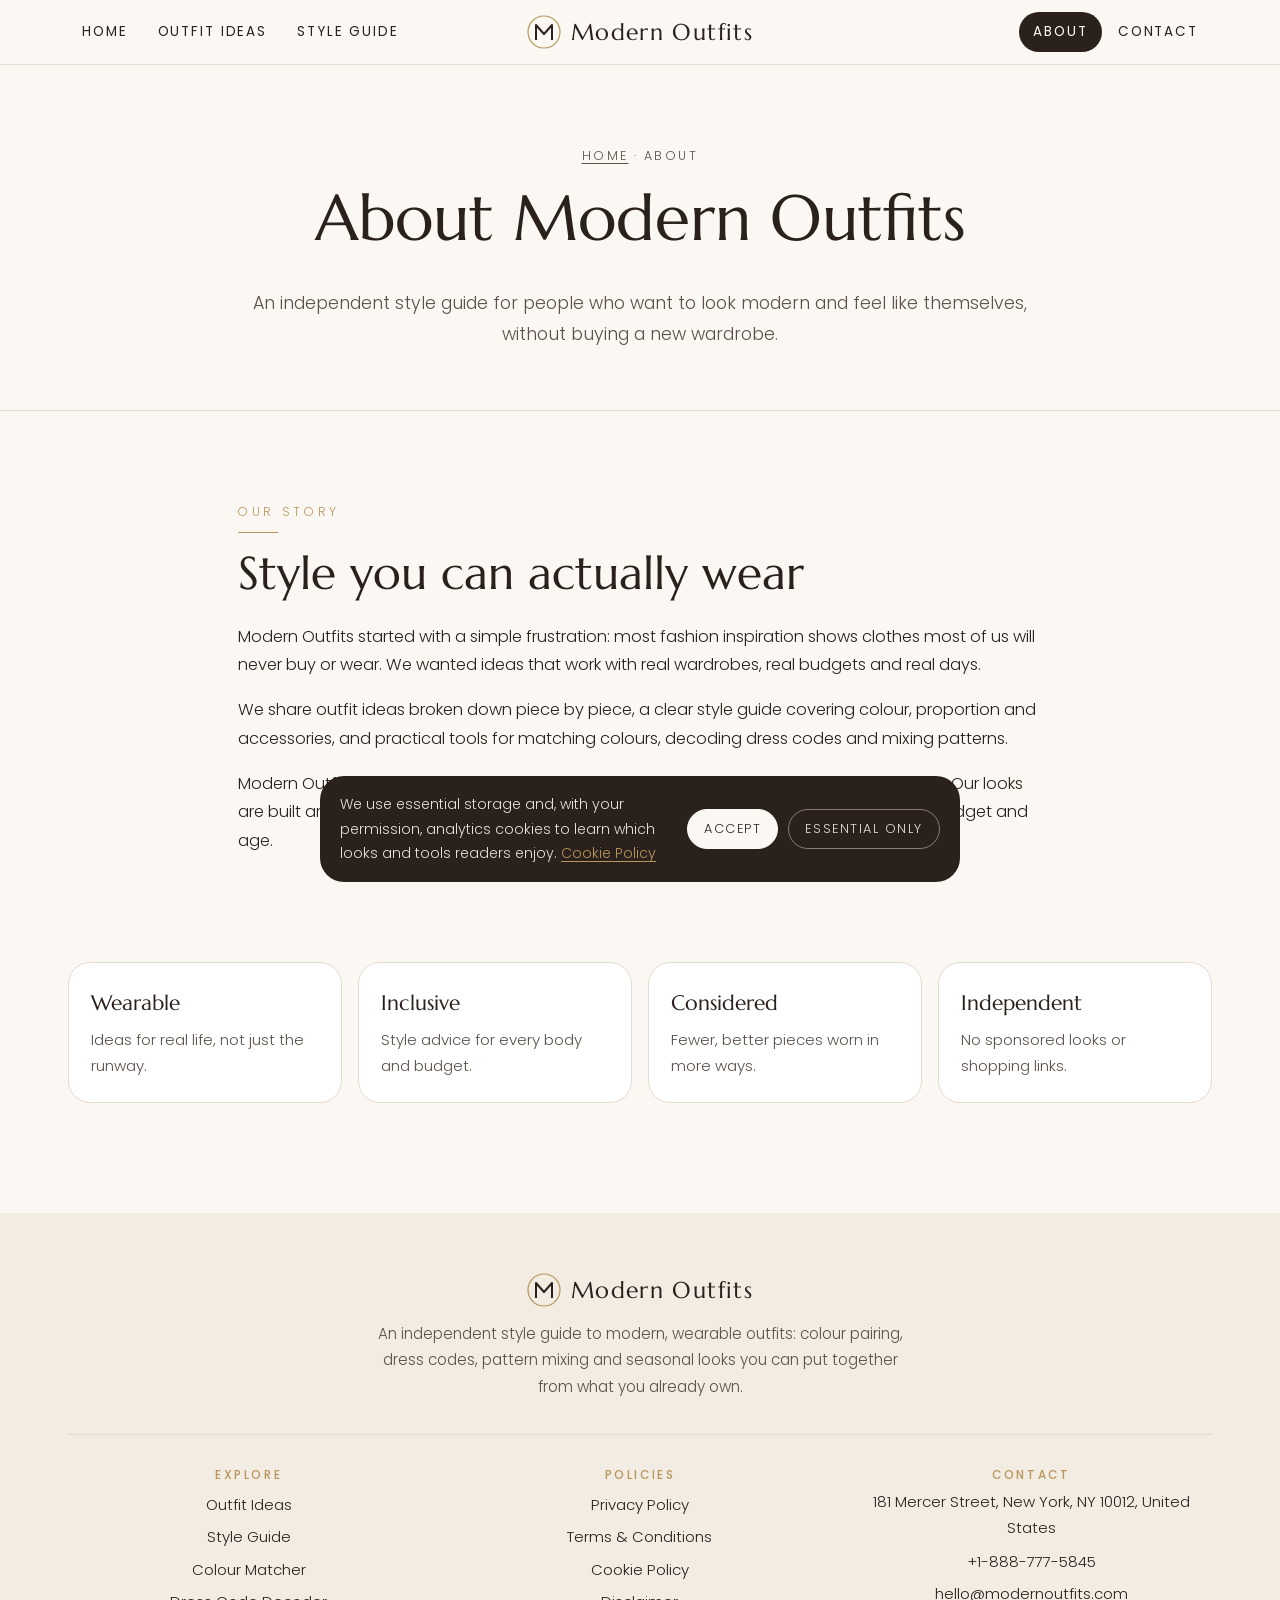
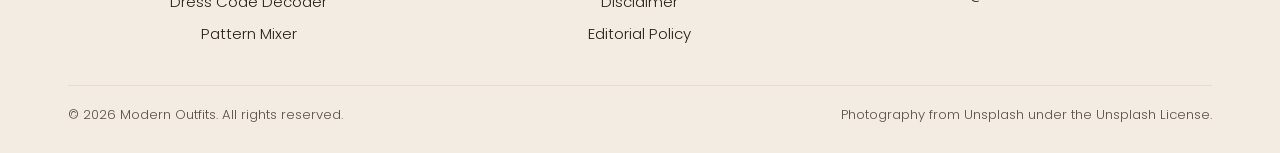
<file: about.html>
<!DOCTYPE html>
<html lang="en">
<head>
<meta charset="UTF-8">
<meta name="viewport" content="width=device-width, initial-scale=1">
<title>About Modern Outfits | Independent Everyday Style Guide</title>
<meta name="description" content="Modern Outfits is an independent style guide sharing wearable outfit ideas, colour and proportion advice and free styling tools for everyday dressing.">
<meta name="robots" content="index, follow, max-image-preview:large">
<link rel="canonical" href="https://modernoutfits.com/about.html">
<meta property="og:type" content="website"><meta property="og:site_name" content="Modern Outfits">
<meta property="og:title" content="About Modern Outfits | Independent Everyday Style Guide"><meta property="og:description" content="Modern Outfits is an independent style guide sharing wearable outfit ideas, colour and proportion advice and free styling tools for everyday dressing.">
<meta property="og:url" content="https://modernoutfits.com/about.html"><meta property="og:image" content="https://images.unsplash.com/photo-1529139574466-a303027c1d8b?auto=format&fit=crop&w=1200&q=75">
<meta name="twitter:card" content="summary_large_image"><meta name="theme-color" content="#2A211C">
<link rel="icon" href="data:image/svg+xml,%3Csvg xmlns='http://www.w3.org/2000/svg' viewBox='0 0 34 34'%3E%3Ccircle cx='17' cy='17' r='16' fill='%23FBF8F3' stroke='%23B8955A' stroke-width='1.2'/%3E%3Cpath d='M9 25V10l8 9 8-9v15' fill='none' stroke='%232A211C' stroke-width='2.4'/%3E%3C/svg%3E">
<link rel="preconnect" href="https://fonts.googleapis.com"><link rel="preconnect" href="https://fonts.gstatic.com" crossorigin><link rel="preconnect" href="https://images.unsplash.com">
<link href="https://fonts.googleapis.com/css2?family=Marcellus&family=Poppins:wght@300;400;500;600&display=swap" rel="stylesheet">
<link rel="stylesheet" href="assets/css/style.css">
<!-- Google tag (gtag.js) -->
<script async src="https://www.googletagmanager.com/gtag/js?id=G-0LY0HY7L01"></script>
<script>
  window.dataLayer = window.dataLayer || [];
  function gtag(){dataLayer.push(arguments);}
  gtag('js', new Date());
  gtag('config', 'G-0LY0HY7L01');
</script>
<script type="application/ld+json">{"@context": "https://schema.org", "@graph": [{"@type": "Organization", "name": "Modern Outfits", "url": "https://modernoutfits.com", "email": "hello@modernoutfits.com", "telephone": "+1-888-777-5845", "address": {"@type": "PostalAddress", "streetAddress": "181 Mercer Street", "addressLocality": "New York", "addressRegion": "NY", "postalCode": "10012", "addressCountry": "US"}}, {"@type": "AboutPage", "name": "About Modern Outfits", "url": "https://modernoutfits.com/about.html"}]}</script>
</head>
<body>
<a class="skip" href="#main">Skip to content</a>
<header class="hdr">
  <div class="wrap">
    <a class="logo" href="index.html" aria-label="Modern Outfits home"><svg viewBox="0 0 34 34" aria-hidden="true"><circle cx="17" cy="17" r="16" fill="none" stroke="#B8955A" stroke-width="1.2"/><path d="M9 25V10l8 9 8-9v15" fill="none" stroke="#2A211C" stroke-width="2" stroke-linejoin="round"/></svg><b>Modern Outfits</b></a>
    <nav id="nav" aria-label="Main navigation"><ul class="nav l"><li><a href="index.html">Home</a></li><li><a href="outfit-ideas.html">Outfit Ideas</a></li><li><a href="style-guide.html">Style Guide</a></li></ul><ul class="nav r"><li><a href="about.html" aria-current="page">About</a></li><li><a href="contact.html">Contact</a></li></ul></nav>
    <button class="burger" aria-label="Open menu" aria-expanded="false" aria-controls="nav"><span></span><span></span><span></span></button>
  </div>
</header>
<main id="main">
<section class="phd"><div class="wrap"><p class="crumbs"><a href="index.html">Home</a> &middot; About</p><h1>About Modern Outfits</h1><p class="lead">An independent style guide for people who want to look modern and feel like themselves, without buying a new wardrobe.</p></div></section>
<section><div class="wrap" style="max-width:860px"><span class="eyebrow">Our story</span><h2>Style you can actually wear</h2>
<p>Modern Outfits started with a simple frustration: most fashion inspiration shows clothes most of us will never buy or wear. We wanted ideas that work with real wardrobes, real budgets and real days.</p>
<p>We share outfit ideas broken down piece by piece, a clear style guide covering colour, proportion and accessories, and practical tools for matching colours, decoding dress codes and mixing patterns.</p>
<p>Modern Outfits is independent. We don&#8217;t sell clothing and we aren&#8217;t paid to feature brands. Our looks are built around versatile pieces you may already own, and our advice is for every body, budget and age.</p></div></section>
<section style="padding-top:0"><div class="wrap"><div class="vals"><div><b>Wearable</b><p>Ideas for real life, not just the runway.</p></div><div><b>Inclusive</b><p>Style advice for every body and budget.</p></div><div><b>Considered</b><p>Fewer, better pieces worn in more ways.</p></div><div><b>Independent</b><p>No sponsored looks or shopping links.</p></div></div></div></section></main>
<footer class="ftr">
  <div class="wrap">
    <div class="top"><a class="logo" href="index.html"><svg viewBox="0 0 34 34" aria-hidden="true"><circle cx="17" cy="17" r="16" fill="none" stroke="#B8955A" stroke-width="1.2"/><path d="M9 25V10l8 9 8-9v15" fill="none" stroke="#2A211C" stroke-width="2" stroke-linejoin="round"/></svg><b>Modern Outfits</b></a><p>An independent style guide to modern, wearable outfits: colour pairing, dress codes, pattern mixing and seasonal looks you can put together from what you already own.</p></div>
    <div class="ftr-grid">
      <div><h4>Explore</h4><a href="outfit-ideas.html">Outfit Ideas</a><a href="style-guide.html">Style Guide</a><a href="index.html#colour">Colour Matcher</a><a href="index.html#dresscode">Dress Code Decoder</a><a href="index.html#pattern">Pattern Mixer</a></div>
      <div><h4>Policies</h4><a href="privacy-policy.html">Privacy Policy</a><a href="terms-and-conditions.html">Terms &amp; Conditions</a><a href="cookie-policy.html">Cookie Policy</a><a href="disclaimer.html">Disclaimer</a><a href="editorial-policy.html">Editorial Policy</a></div>
      <div><h4>Contact</h4><p>181 Mercer Street, New York, NY 10012, United States</p><a href="tel:+18887775845">+1-888-777-5845</a><a href="mailto:hello@modernoutfits.com">hello@modernoutfits.com</a></div>
    </div>
    <div class="ftr-base"><span>&copy; <span id="year">2026</span> Modern Outfits. All rights reserved.</span><span>Photography from Unsplash under the Unsplash License.</span></div>
  </div>
</footer>
<div class="cookie" id="cookie" role="dialog" aria-label="Cookie notice"><p>We use essential storage and, with your permission, analytics cookies to learn which looks and tools readers enjoy. <a href="cookie-policy.html">Cookie Policy</a></p><button class="y" data-cookie="accepted">Accept</button><button data-cookie="declined">Essential only</button></div>
<script src="assets/js/main.js" defer></script>
</body>
</html>
</file>
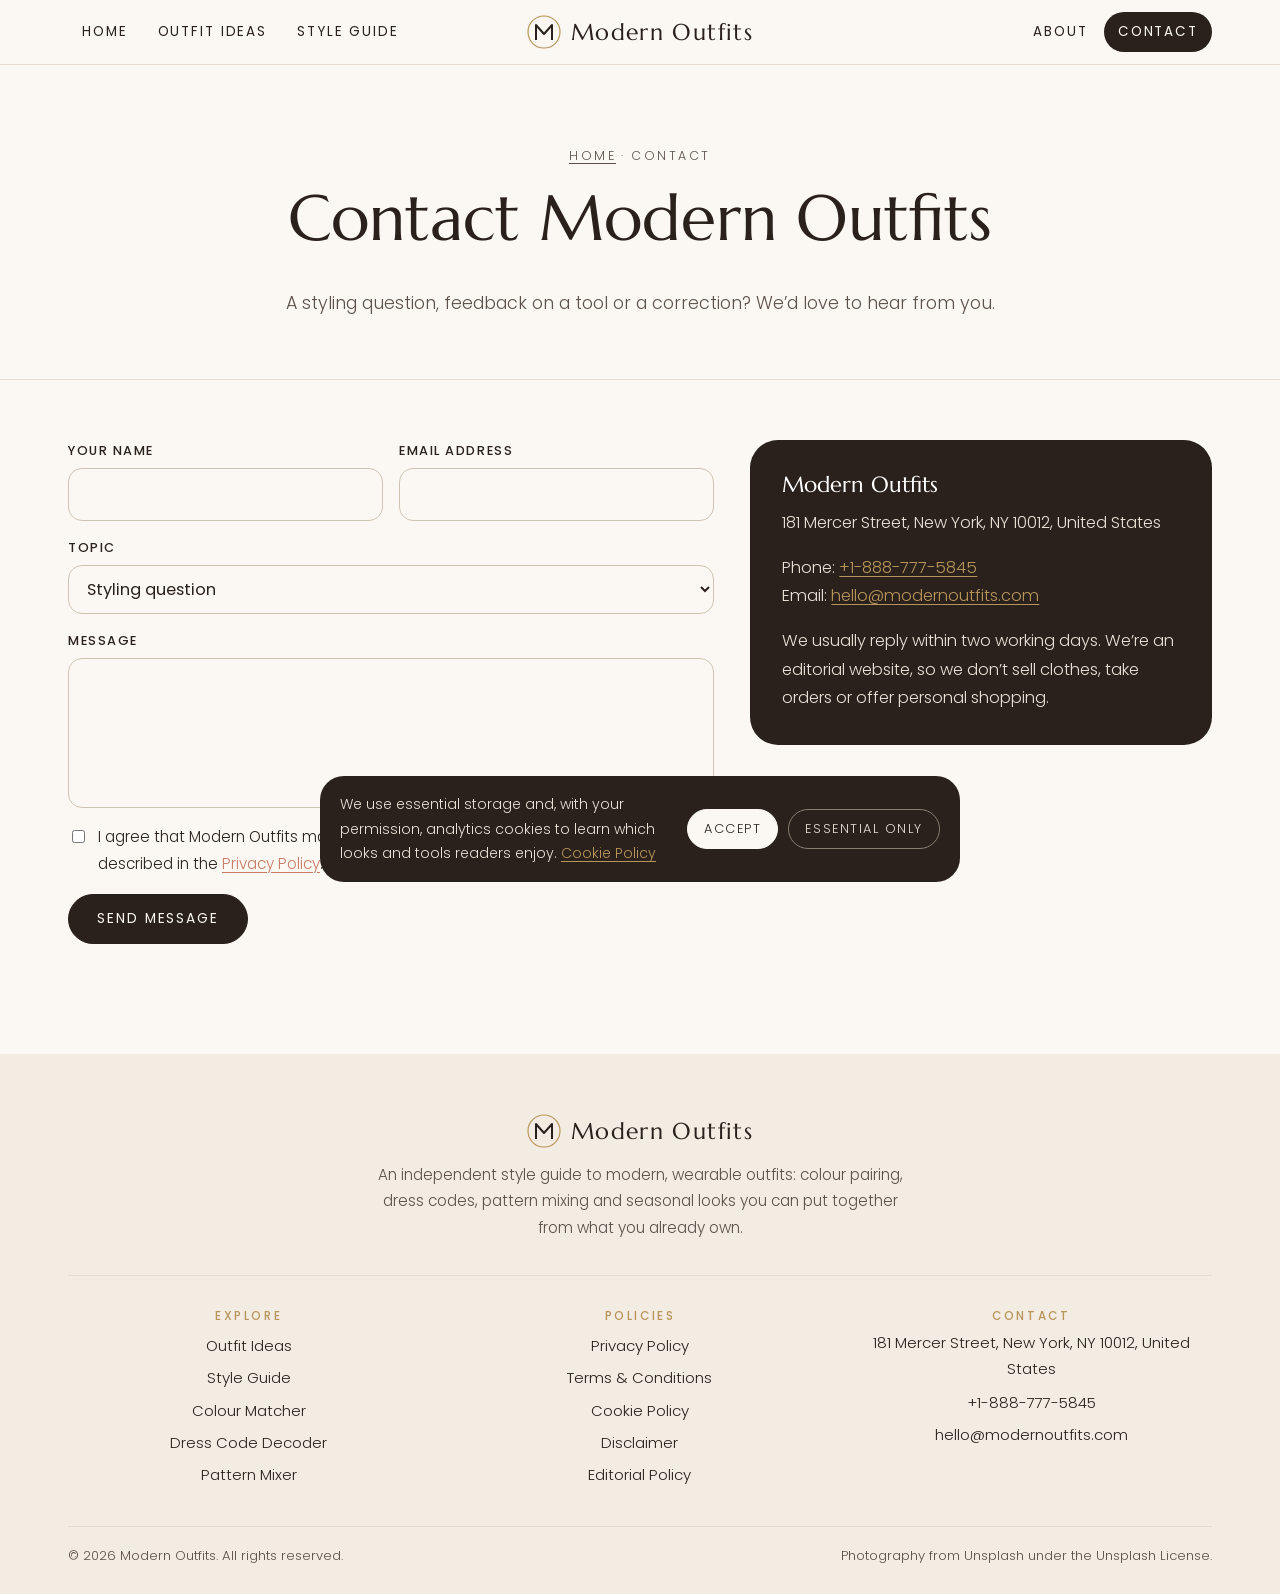
<file: contact.html>
<!DOCTYPE html>
<html lang="en">
<head>
<meta charset="UTF-8">
<meta name="viewport" content="width=device-width, initial-scale=1">
<title>Contact Modern Outfits | Styling Questions &amp; Feedback</title>
<meta name="description" content="Contact Modern Outfits with styling questions or feedback on our tools. 181 Mercer Street, New York, NY 10012. Phone +1-888-777-5845.">
<meta name="robots" content="index, follow, max-image-preview:large">
<link rel="canonical" href="https://modernoutfits.com/contact.html">
<meta property="og:type" content="website"><meta property="og:site_name" content="Modern Outfits">
<meta property="og:title" content="Contact Modern Outfits | Styling Questions &amp; Feedback"><meta property="og:description" content="Contact Modern Outfits with styling questions or feedback on our tools. 181 Mercer Street, New York, NY 10012. Phone +1-888-777-5845.">
<meta property="og:url" content="https://modernoutfits.com/contact.html"><meta property="og:image" content="https://images.unsplash.com/photo-1529139574466-a303027c1d8b?auto=format&fit=crop&w=1200&q=75">
<meta name="twitter:card" content="summary_large_image"><meta name="theme-color" content="#2A211C">
<link rel="icon" href="data:image/svg+xml,%3Csvg xmlns='http://www.w3.org/2000/svg' viewBox='0 0 34 34'%3E%3Ccircle cx='17' cy='17' r='16' fill='%23FBF8F3' stroke='%23B8955A' stroke-width='1.2'/%3E%3Cpath d='M9 25V10l8 9 8-9v15' fill='none' stroke='%232A211C' stroke-width='2.4'/%3E%3C/svg%3E">
<link rel="preconnect" href="https://fonts.googleapis.com"><link rel="preconnect" href="https://fonts.gstatic.com" crossorigin><link rel="preconnect" href="https://images.unsplash.com">
<link href="https://fonts.googleapis.com/css2?family=Marcellus&family=Poppins:wght@300;400;500;600&display=swap" rel="stylesheet">
<link rel="stylesheet" href="assets/css/style.css">
<!-- Google tag (gtag.js) -->
<script async src="https://www.googletagmanager.com/gtag/js?id=G-0LY0HY7L01"></script>
<script>
  window.dataLayer = window.dataLayer || [];
  function gtag(){dataLayer.push(arguments);}
  gtag('js', new Date());
  gtag('config', 'G-0LY0HY7L01');
</script>
<script type="application/ld+json">{"@context": "https://schema.org", "@graph": [{"@type": "Organization", "name": "Modern Outfits", "url": "https://modernoutfits.com", "email": "hello@modernoutfits.com", "telephone": "+1-888-777-5845", "address": {"@type": "PostalAddress", "streetAddress": "181 Mercer Street", "addressLocality": "New York", "addressRegion": "NY", "postalCode": "10012", "addressCountry": "US"}}, {"@type": "ContactPage", "name": "Contact Modern Outfits", "url": "https://modernoutfits.com/contact.html"}]}</script>
</head>
<body>
<a class="skip" href="#main">Skip to content</a>
<header class="hdr">
  <div class="wrap">
    <a class="logo" href="index.html" aria-label="Modern Outfits home"><svg viewBox="0 0 34 34" aria-hidden="true"><circle cx="17" cy="17" r="16" fill="none" stroke="#B8955A" stroke-width="1.2"/><path d="M9 25V10l8 9 8-9v15" fill="none" stroke="#2A211C" stroke-width="2" stroke-linejoin="round"/></svg><b>Modern Outfits</b></a>
    <nav id="nav" aria-label="Main navigation"><ul class="nav l"><li><a href="index.html">Home</a></li><li><a href="outfit-ideas.html">Outfit Ideas</a></li><li><a href="style-guide.html">Style Guide</a></li></ul><ul class="nav r"><li><a href="about.html">About</a></li><li><a href="contact.html" aria-current="page">Contact</a></li></ul></nav>
    <button class="burger" aria-label="Open menu" aria-expanded="false" aria-controls="nav"><span></span><span></span><span></span></button>
  </div>
</header>
<main id="main">
<section class="phd"><div class="wrap"><p class="crumbs"><a href="index.html">Home</a> &middot; Contact</p><h1>Contact Modern Outfits</h1><p class="lead">A styling question, feedback on a tool or a correction? We&#8217;d love to hear from you.</p></div></section>
<div class="wrap"><section class="contact">
  <div><form id="cform" data-to="hello@modernoutfits.com" novalidate>
      <div class="two"><div class="fld"><label for="name">Your name</label><input type="text" id="name" name="name" required autocomplete="name"></div>
      <div class="fld"><label for="email">Email address</label><input id="email" name="email" type="email" required autocomplete="email"></div></div>
      <div class="fld"><label for="topic">Topic</label><select id="topic" name="topic"><option>Styling question</option><option>Tool feedback</option><option>Correction</option><option>Something else</option></select></div>
      <div class="fld"><label for="message">Message</label><textarea id="message" name="message" required></textarea></div>
      <div class="hp" aria-hidden="true"><label for="website">Website</label><input type="text" id="website" name="website" tabindex="-1" autocomplete="off"></div>
      <div class="fld agree"><input id="agree" type="checkbox" required><label for="agree">I agree that Modern Outfits may use these details to reply to my message, as described in the <a href="privacy-policy.html">Privacy Policy</a>.</label></div>
      <button class="btn" type="submit">Send message</button><p class="fm" id="fm" hidden></p>
  </form></div>
  <aside class="cbox"><h3>Modern Outfits</h3><p>181 Mercer Street, New York, NY 10012, United States</p><p style="margin-top:10px">Phone: <a href="tel:+18887775845">+1-888-777-5845</a><br>Email: <a href="mailto:hello@modernoutfits.com">hello@modernoutfits.com</a></p><p style="margin:10px 0 0">We usually reply within two working days. We&#8217;re an editorial website, so we don&#8217;t sell clothes, take orders or offer personal shopping.</p></aside>
</section></div></main>
<footer class="ftr">
  <div class="wrap">
    <div class="top"><a class="logo" href="index.html"><svg viewBox="0 0 34 34" aria-hidden="true"><circle cx="17" cy="17" r="16" fill="none" stroke="#B8955A" stroke-width="1.2"/><path d="M9 25V10l8 9 8-9v15" fill="none" stroke="#2A211C" stroke-width="2" stroke-linejoin="round"/></svg><b>Modern Outfits</b></a><p>An independent style guide to modern, wearable outfits: colour pairing, dress codes, pattern mixing and seasonal looks you can put together from what you already own.</p></div>
    <div class="ftr-grid">
      <div><h4>Explore</h4><a href="outfit-ideas.html">Outfit Ideas</a><a href="style-guide.html">Style Guide</a><a href="index.html#colour">Colour Matcher</a><a href="index.html#dresscode">Dress Code Decoder</a><a href="index.html#pattern">Pattern Mixer</a></div>
      <div><h4>Policies</h4><a href="privacy-policy.html">Privacy Policy</a><a href="terms-and-conditions.html">Terms &amp; Conditions</a><a href="cookie-policy.html">Cookie Policy</a><a href="disclaimer.html">Disclaimer</a><a href="editorial-policy.html">Editorial Policy</a></div>
      <div><h4>Contact</h4><p>181 Mercer Street, New York, NY 10012, United States</p><a href="tel:+18887775845">+1-888-777-5845</a><a href="mailto:hello@modernoutfits.com">hello@modernoutfits.com</a></div>
    </div>
    <div class="ftr-base"><span>&copy; <span id="year">2026</span> Modern Outfits. All rights reserved.</span><span>Photography from Unsplash under the Unsplash License.</span></div>
  </div>
</footer>
<div class="cookie" id="cookie" role="dialog" aria-label="Cookie notice"><p>We use essential storage and, with your permission, analytics cookies to learn which looks and tools readers enjoy. <a href="cookie-policy.html">Cookie Policy</a></p><button class="y" data-cookie="accepted">Accept</button><button data-cookie="declined">Essential only</button></div>
<script src="assets/js/main.js" defer></script>
</body>
</html>
</file>
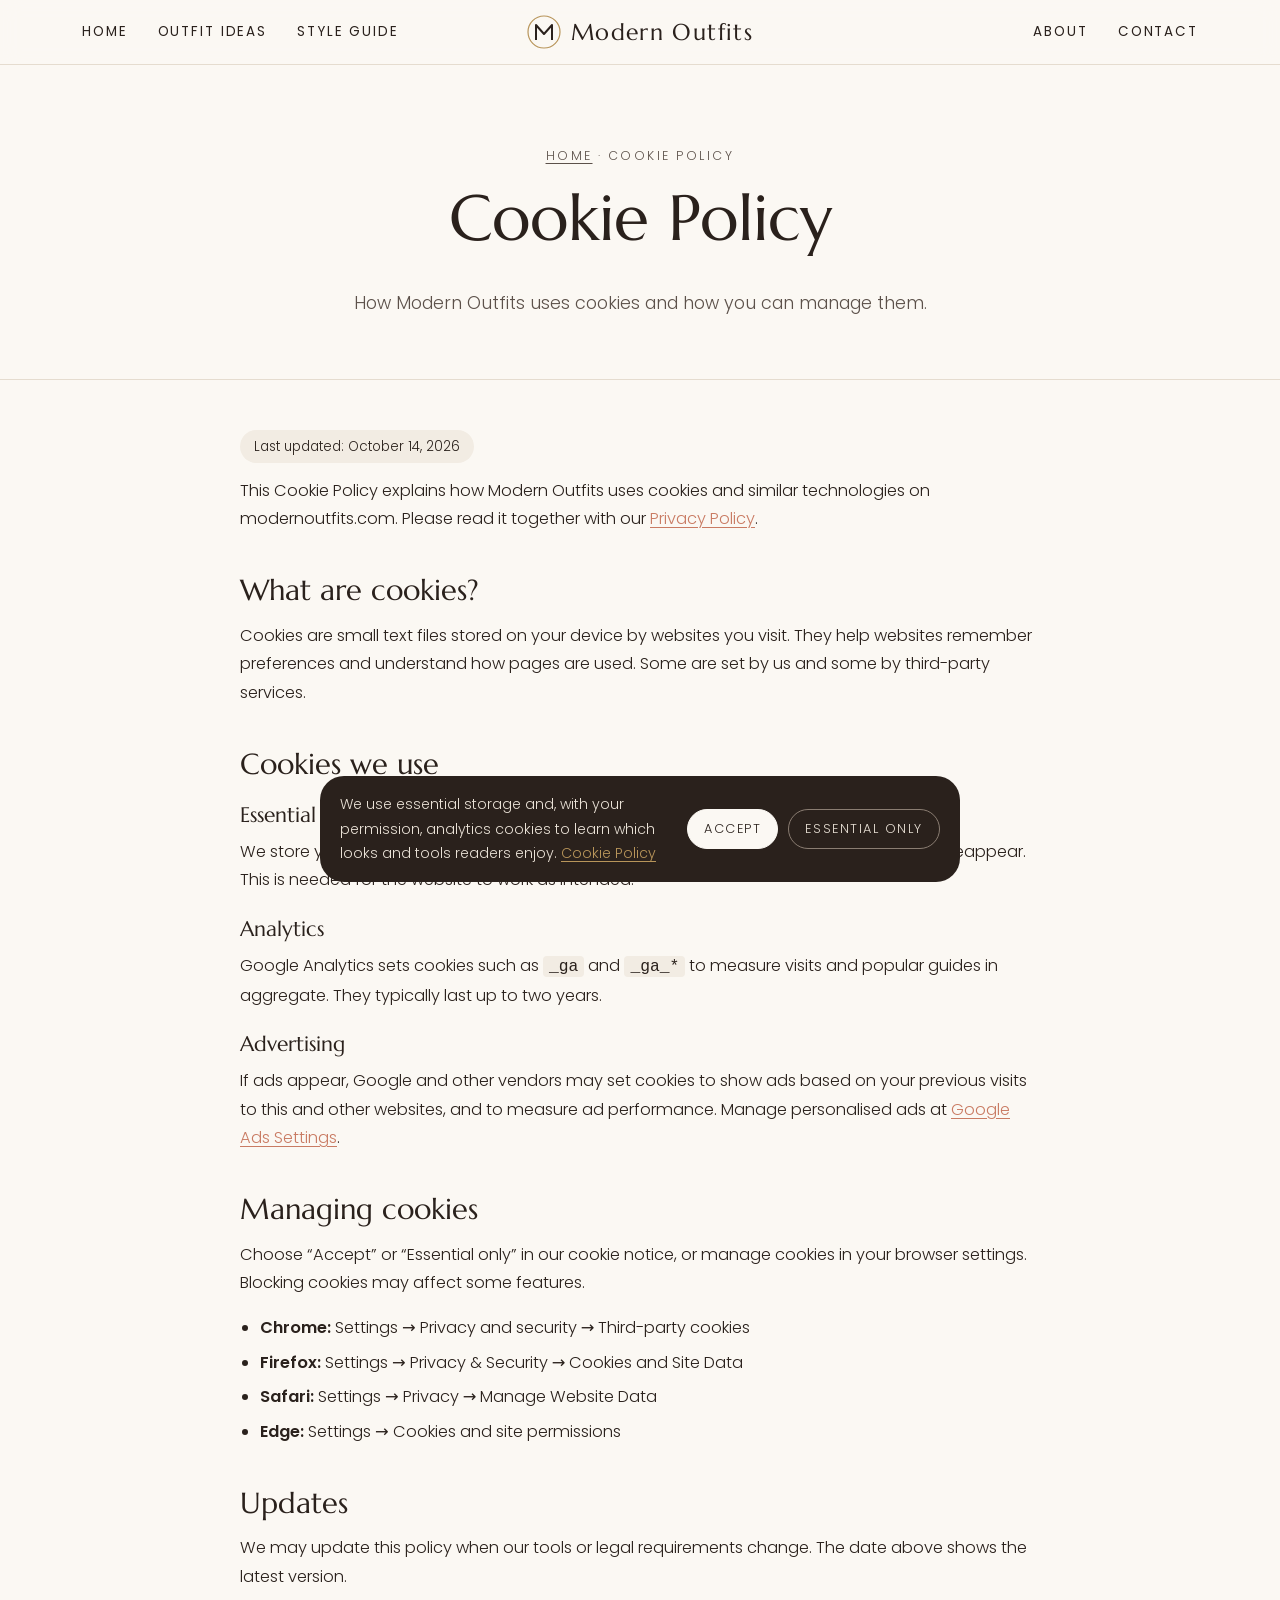
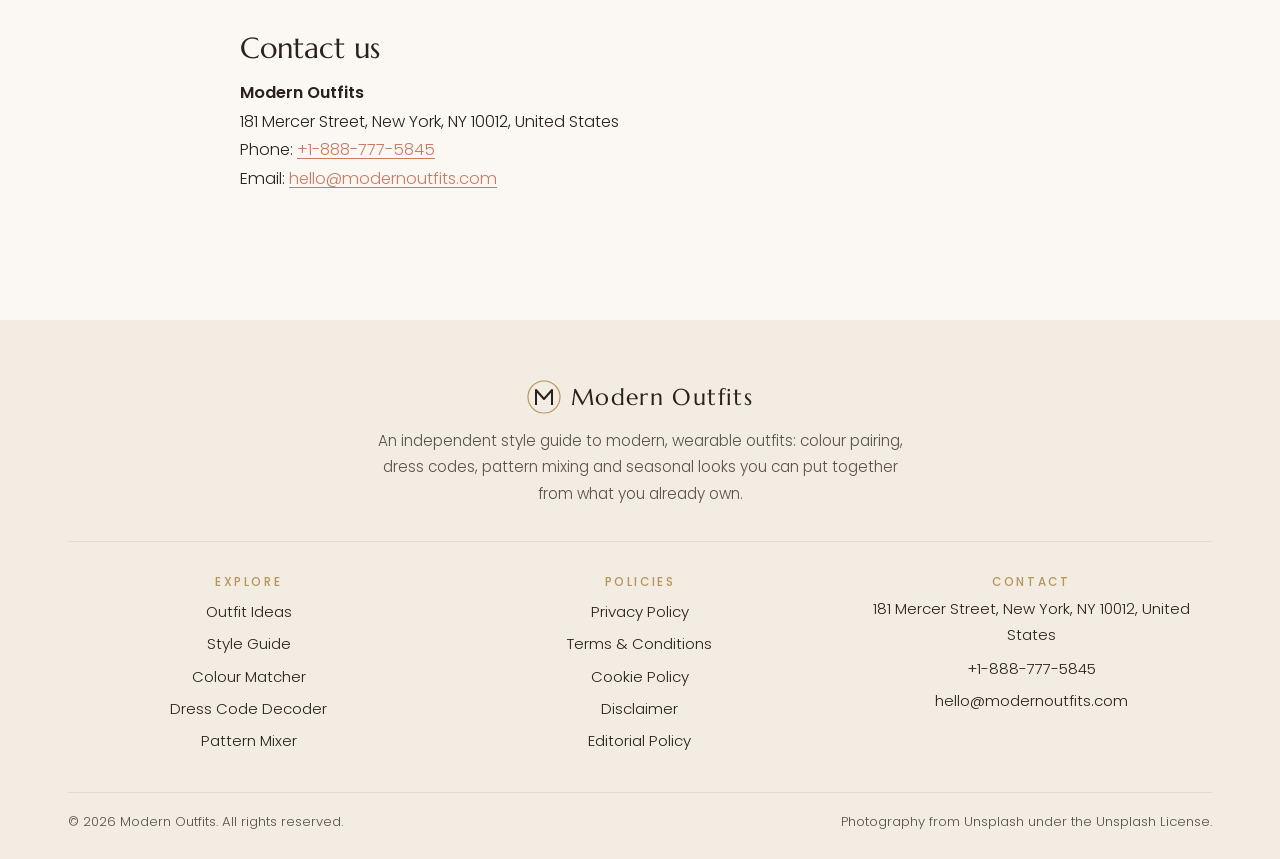
<file: cookie-policy.html>
<!DOCTYPE html>
<html lang="en">
<head>
<meta charset="UTF-8">
<meta name="viewport" content="width=device-width, initial-scale=1">
<title>Cookie Policy | Modern Outfits</title>
<meta name="description" content="Learn which essential, analytics and advertising cookies Modern Outfits uses and how to manage or block cookies in your browser.">
<meta name="robots" content="index, follow, max-image-preview:large">
<link rel="canonical" href="https://modernoutfits.com/cookie-policy.html">
<meta property="og:type" content="website"><meta property="og:site_name" content="Modern Outfits">
<meta property="og:title" content="Cookie Policy | Modern Outfits"><meta property="og:description" content="Learn which essential, analytics and advertising cookies Modern Outfits uses and how to manage or block cookies in your browser.">
<meta property="og:url" content="https://modernoutfits.com/cookie-policy.html"><meta property="og:image" content="https://images.unsplash.com/photo-1529139574466-a303027c1d8b?auto=format&fit=crop&w=1200&q=75">
<meta name="twitter:card" content="summary_large_image"><meta name="theme-color" content="#2A211C">
<link rel="icon" href="data:image/svg+xml,%3Csvg xmlns='http://www.w3.org/2000/svg' viewBox='0 0 34 34'%3E%3Ccircle cx='17' cy='17' r='16' fill='%23FBF8F3' stroke='%23B8955A' stroke-width='1.2'/%3E%3Cpath d='M9 25V10l8 9 8-9v15' fill='none' stroke='%232A211C' stroke-width='2.4'/%3E%3C/svg%3E">
<link rel="preconnect" href="https://fonts.googleapis.com"><link rel="preconnect" href="https://fonts.gstatic.com" crossorigin><link rel="preconnect" href="https://images.unsplash.com">
<link href="https://fonts.googleapis.com/css2?family=Marcellus&family=Poppins:wght@300;400;500;600&display=swap" rel="stylesheet">
<link rel="stylesheet" href="assets/css/style.css">
<!-- Google tag (gtag.js) -->
<script async src="https://www.googletagmanager.com/gtag/js?id=G-0LY0HY7L01"></script>
<script>
  window.dataLayer = window.dataLayer || [];
  function gtag(){dataLayer.push(arguments);}
  gtag('js', new Date());
  gtag('config', 'G-0LY0HY7L01');
</script>

</head>
<body>
<a class="skip" href="#main">Skip to content</a>
<header class="hdr">
  <div class="wrap">
    <a class="logo" href="index.html" aria-label="Modern Outfits home"><svg viewBox="0 0 34 34" aria-hidden="true"><circle cx="17" cy="17" r="16" fill="none" stroke="#B8955A" stroke-width="1.2"/><path d="M9 25V10l8 9 8-9v15" fill="none" stroke="#2A211C" stroke-width="2" stroke-linejoin="round"/></svg><b>Modern Outfits</b></a>
    <nav id="nav" aria-label="Main navigation"><ul class="nav l"><li><a href="index.html">Home</a></li><li><a href="outfit-ideas.html">Outfit Ideas</a></li><li><a href="style-guide.html">Style Guide</a></li></ul><ul class="nav r"><li><a href="about.html">About</a></li><li><a href="contact.html">Contact</a></li></ul></nav>
    <button class="burger" aria-label="Open menu" aria-expanded="false" aria-controls="nav"><span></span><span></span><span></span></button>
  </div>
</header>
<main id="main">
<section class="phd"><div class="wrap"><p class="crumbs"><a href="index.html">Home</a> &middot; Cookie Policy</p><h1>Cookie Policy</h1><p class="lead">How Modern Outfits uses cookies and how you can manage them.</p></div></section><div class="wrap"><article class="prose"><p class="upd">Last updated: October 14, 2026</p>
<p>This Cookie Policy explains how Modern Outfits uses cookies and similar technologies on modernoutfits.com. Please read it together with our <a href="privacy-policy.html">Privacy Policy</a>.</p>
<h2>What are cookies?</h2>
<p>Cookies are small text files stored on your device by websites you visit. They help websites remember preferences and understand how pages are used. Some are set by us and some by third-party services.</p>
<h2>Cookies we use</h2>
<h3>Essential</h3>
<p>We store your cookie-notice choice in your browser&#8217;s local storage so the notice does not reappear. This is needed for the website to work as intended.</p>
<h3>Analytics</h3>
<p>Google Analytics sets cookies such as <code>_ga</code> and <code>_ga_*</code> to measure visits and popular guides in aggregate. They typically last up to two years.</p>
<h3>Advertising</h3>
<p>If ads appear, Google and other vendors may set cookies to show ads based on your previous visits to this and other websites, and to measure ad performance. Manage personalised ads at <a href="https://www.google.com/settings/ads" target="_blank" rel="noopener">Google Ads Settings</a>.</p>
<h2>Managing cookies</h2>
<p>Choose &ldquo;Accept&rdquo; or &ldquo;Essential only&rdquo; in our cookie notice, or manage cookies in your browser settings. Blocking cookies may affect some features.</p>
<ul><li><strong>Chrome:</strong> Settings &rarr; Privacy and security &rarr; Third-party cookies</li><li><strong>Firefox:</strong> Settings &rarr; Privacy &amp; Security &rarr; Cookies and Site Data</li><li><strong>Safari:</strong> Settings &rarr; Privacy &rarr; Manage Website Data</li><li><strong>Edge:</strong> Settings &rarr; Cookies and site permissions</li></ul>
<h2>Updates</h2>
<p>We may update this policy when our tools or legal requirements change. The date above shows the latest version.</p><h2>Contact us</h2><p><strong>Modern Outfits</strong><br>181 Mercer Street, New York, NY 10012, United States<br>Phone: <a href="tel:+18887775845">+1-888-777-5845</a><br>Email: <a href="mailto:hello@modernoutfits.com">hello@modernoutfits.com</a></p></article></div></main>
<footer class="ftr">
  <div class="wrap">
    <div class="top"><a class="logo" href="index.html"><svg viewBox="0 0 34 34" aria-hidden="true"><circle cx="17" cy="17" r="16" fill="none" stroke="#B8955A" stroke-width="1.2"/><path d="M9 25V10l8 9 8-9v15" fill="none" stroke="#2A211C" stroke-width="2" stroke-linejoin="round"/></svg><b>Modern Outfits</b></a><p>An independent style guide to modern, wearable outfits: colour pairing, dress codes, pattern mixing and seasonal looks you can put together from what you already own.</p></div>
    <div class="ftr-grid">
      <div><h4>Explore</h4><a href="outfit-ideas.html">Outfit Ideas</a><a href="style-guide.html">Style Guide</a><a href="index.html#colour">Colour Matcher</a><a href="index.html#dresscode">Dress Code Decoder</a><a href="index.html#pattern">Pattern Mixer</a></div>
      <div><h4>Policies</h4><a href="privacy-policy.html">Privacy Policy</a><a href="terms-and-conditions.html">Terms &amp; Conditions</a><a href="cookie-policy.html">Cookie Policy</a><a href="disclaimer.html">Disclaimer</a><a href="editorial-policy.html">Editorial Policy</a></div>
      <div><h4>Contact</h4><p>181 Mercer Street, New York, NY 10012, United States</p><a href="tel:+18887775845">+1-888-777-5845</a><a href="mailto:hello@modernoutfits.com">hello@modernoutfits.com</a></div>
    </div>
    <div class="ftr-base"><span>&copy; <span id="year">2026</span> Modern Outfits. All rights reserved.</span><span>Photography from Unsplash under the Unsplash License.</span></div>
  </div>
</footer>
<div class="cookie" id="cookie" role="dialog" aria-label="Cookie notice"><p>We use essential storage and, with your permission, analytics cookies to learn which looks and tools readers enjoy. <a href="cookie-policy.html">Cookie Policy</a></p><button class="y" data-cookie="accepted">Accept</button><button data-cookie="declined">Essential only</button></div>
<script src="assets/js/main.js" defer></script>
</body>
</html>
</file>
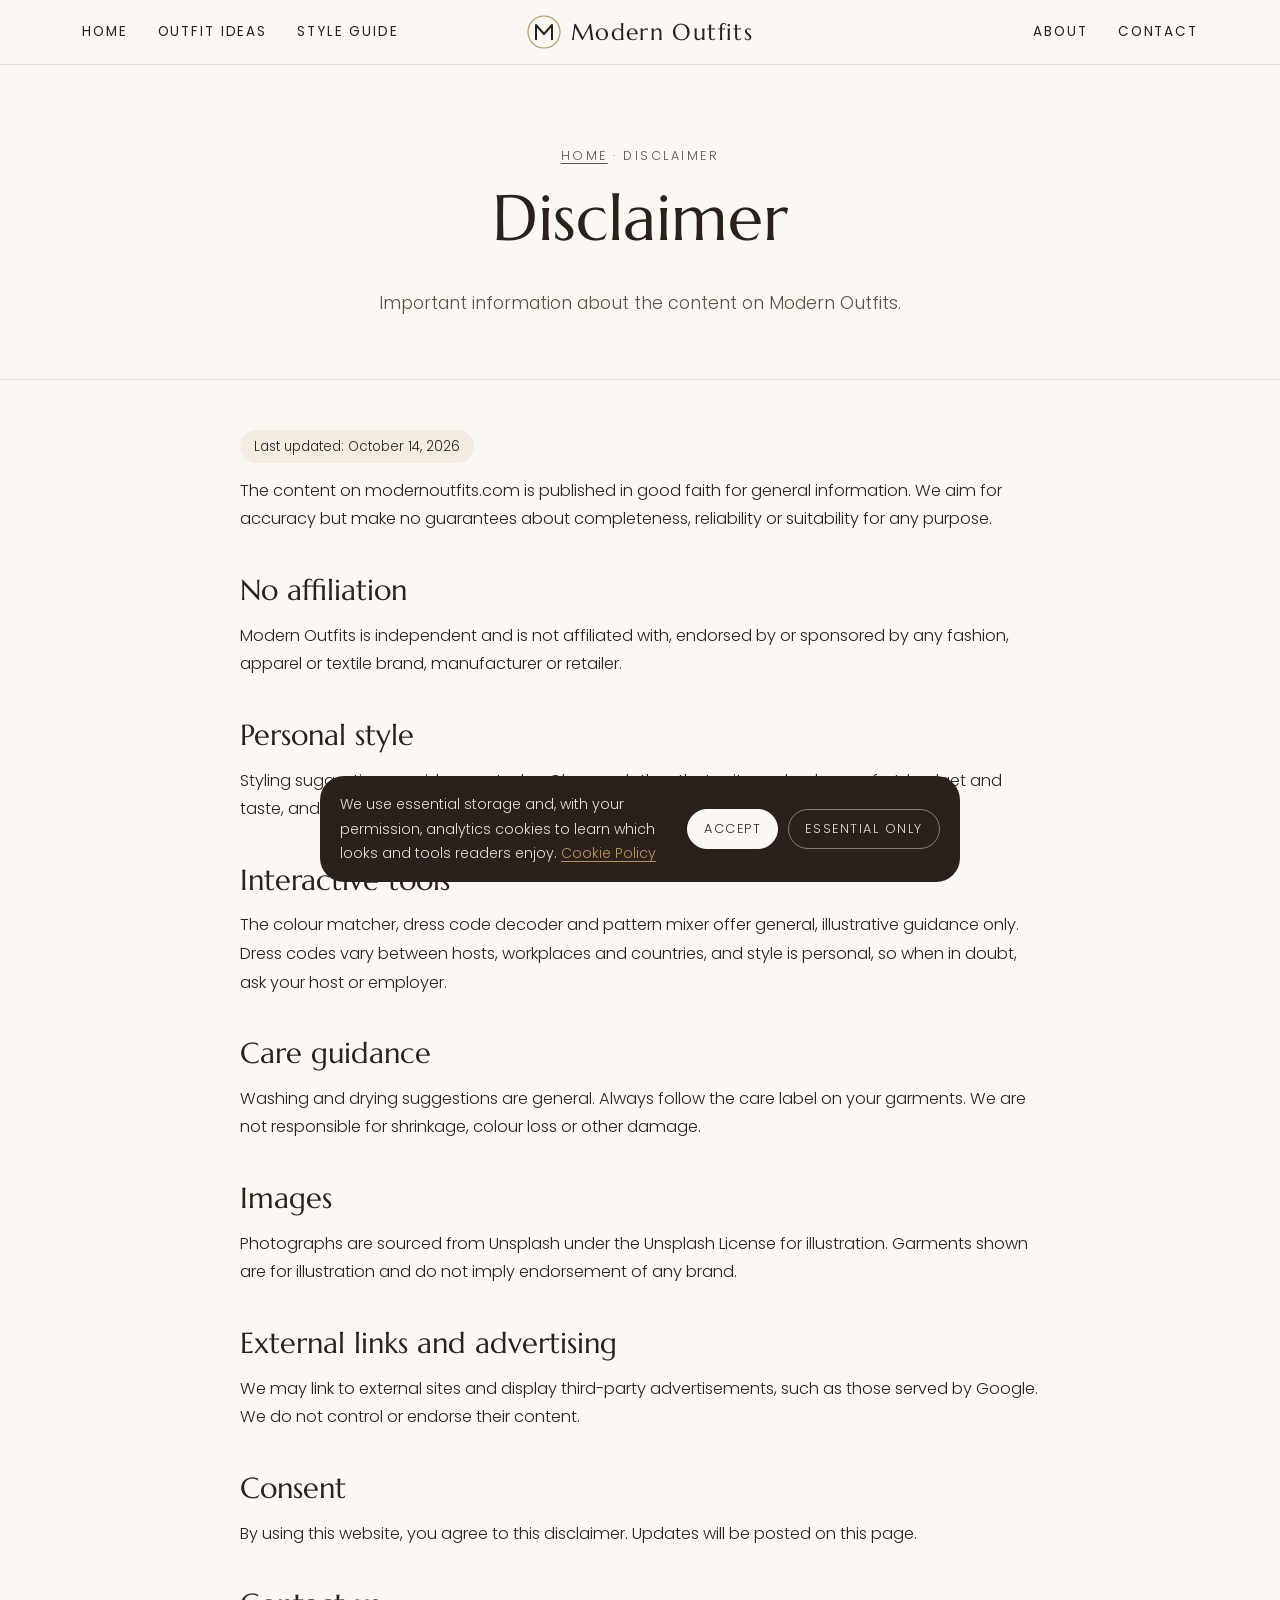
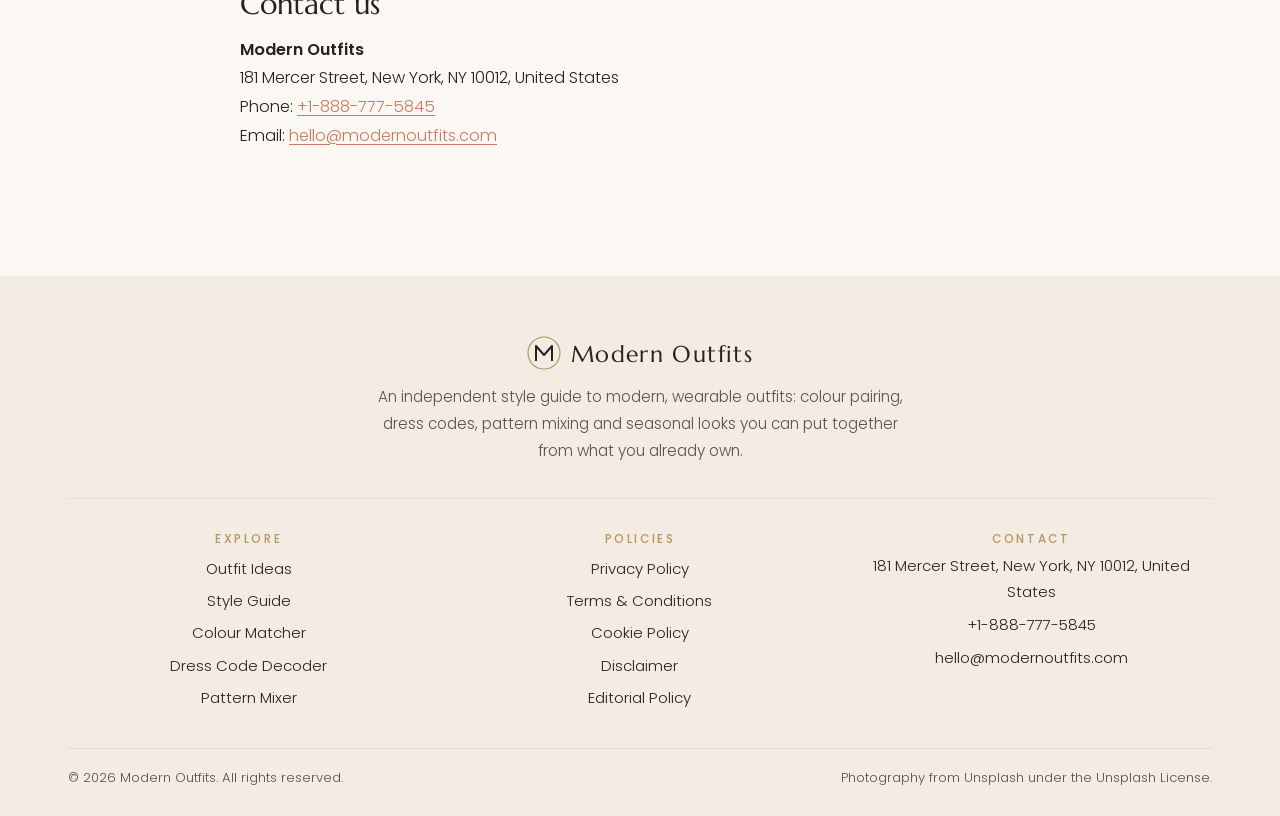
<file: disclaimer.html>
<!DOCTYPE html>
<html lang="en">
<head>
<meta charset="UTF-8">
<meta name="viewport" content="width=device-width, initial-scale=1">
<title>Disclaimer | Modern Outfits</title>
<meta name="description" content="The Modern Outfits disclaimer: general information, no affiliation, personal style, tool estimates, care guidance, images, links and advertising.">
<meta name="robots" content="index, follow, max-image-preview:large">
<link rel="canonical" href="https://modernoutfits.com/disclaimer.html">
<meta property="og:type" content="website"><meta property="og:site_name" content="Modern Outfits">
<meta property="og:title" content="Disclaimer | Modern Outfits"><meta property="og:description" content="The Modern Outfits disclaimer: general information, no affiliation, personal style, tool estimates, care guidance, images, links and advertising.">
<meta property="og:url" content="https://modernoutfits.com/disclaimer.html"><meta property="og:image" content="https://images.unsplash.com/photo-1529139574466-a303027c1d8b?auto=format&fit=crop&w=1200&q=75">
<meta name="twitter:card" content="summary_large_image"><meta name="theme-color" content="#2A211C">
<link rel="icon" href="data:image/svg+xml,%3Csvg xmlns='http://www.w3.org/2000/svg' viewBox='0 0 34 34'%3E%3Ccircle cx='17' cy='17' r='16' fill='%23FBF8F3' stroke='%23B8955A' stroke-width='1.2'/%3E%3Cpath d='M9 25V10l8 9 8-9v15' fill='none' stroke='%232A211C' stroke-width='2.4'/%3E%3C/svg%3E">
<link rel="preconnect" href="https://fonts.googleapis.com"><link rel="preconnect" href="https://fonts.gstatic.com" crossorigin><link rel="preconnect" href="https://images.unsplash.com">
<link href="https://fonts.googleapis.com/css2?family=Marcellus&family=Poppins:wght@300;400;500;600&display=swap" rel="stylesheet">
<link rel="stylesheet" href="assets/css/style.css">
<!-- Google tag (gtag.js) -->
<script async src="https://www.googletagmanager.com/gtag/js?id=G-0LY0HY7L01"></script>
<script>
  window.dataLayer = window.dataLayer || [];
  function gtag(){dataLayer.push(arguments);}
  gtag('js', new Date());
  gtag('config', 'G-0LY0HY7L01');
</script>

</head>
<body>
<a class="skip" href="#main">Skip to content</a>
<header class="hdr">
  <div class="wrap">
    <a class="logo" href="index.html" aria-label="Modern Outfits home"><svg viewBox="0 0 34 34" aria-hidden="true"><circle cx="17" cy="17" r="16" fill="none" stroke="#B8955A" stroke-width="1.2"/><path d="M9 25V10l8 9 8-9v15" fill="none" stroke="#2A211C" stroke-width="2" stroke-linejoin="round"/></svg><b>Modern Outfits</b></a>
    <nav id="nav" aria-label="Main navigation"><ul class="nav l"><li><a href="index.html">Home</a></li><li><a href="outfit-ideas.html">Outfit Ideas</a></li><li><a href="style-guide.html">Style Guide</a></li></ul><ul class="nav r"><li><a href="about.html">About</a></li><li><a href="contact.html">Contact</a></li></ul></nav>
    <button class="burger" aria-label="Open menu" aria-expanded="false" aria-controls="nav"><span></span><span></span><span></span></button>
  </div>
</header>
<main id="main">
<section class="phd"><div class="wrap"><p class="crumbs"><a href="index.html">Home</a> &middot; Disclaimer</p><h1>Disclaimer</h1><p class="lead">Important information about the content on Modern Outfits.</p></div></section><div class="wrap"><article class="prose"><p class="upd">Last updated: October 14, 2026</p>
<p>The content on modernoutfits.com is published in good faith for general information. We aim for accuracy but make no guarantees about completeness, reliability or suitability for any purpose.</p>
<h2>No affiliation</h2>
<p>Modern Outfits is independent and is not affiliated with, endorsed by or sponsored by any fashion, apparel or textile brand, manufacturer or retailer.</p>
<h2>Personal style</h2>
<p>Styling suggestions are ideas, not rules. Choose clothes that suit your body, comfort, budget and taste, and consider sensitivities to particular fibres or finishes.</p>
<h2>Interactive tools</h2>
<p>The colour matcher, dress code decoder and pattern mixer offer general, illustrative guidance only. Dress codes vary between hosts, workplaces and countries, and style is personal, so when in doubt, ask your host or employer.</p>
<h2>Care guidance</h2>
<p>Washing and drying suggestions are general. Always follow the care label on your garments. We are not responsible for shrinkage, colour loss or other damage.</p>
<h2>Images</h2>
<p>Photographs are sourced from Unsplash under the Unsplash License for illustration. Garments shown are for illustration and do not imply endorsement of any brand.</p>
<h2>External links and advertising</h2>
<p>We may link to external sites and display third-party advertisements, such as those served by Google. We do not control or endorse their content.</p>
<h2>Consent</h2>
<p>By using this website, you agree to this disclaimer. Updates will be posted on this page.</p><h2>Contact us</h2><p><strong>Modern Outfits</strong><br>181 Mercer Street, New York, NY 10012, United States<br>Phone: <a href="tel:+18887775845">+1-888-777-5845</a><br>Email: <a href="mailto:hello@modernoutfits.com">hello@modernoutfits.com</a></p></article></div></main>
<footer class="ftr">
  <div class="wrap">
    <div class="top"><a class="logo" href="index.html"><svg viewBox="0 0 34 34" aria-hidden="true"><circle cx="17" cy="17" r="16" fill="none" stroke="#B8955A" stroke-width="1.2"/><path d="M9 25V10l8 9 8-9v15" fill="none" stroke="#2A211C" stroke-width="2" stroke-linejoin="round"/></svg><b>Modern Outfits</b></a><p>An independent style guide to modern, wearable outfits: colour pairing, dress codes, pattern mixing and seasonal looks you can put together from what you already own.</p></div>
    <div class="ftr-grid">
      <div><h4>Explore</h4><a href="outfit-ideas.html">Outfit Ideas</a><a href="style-guide.html">Style Guide</a><a href="index.html#colour">Colour Matcher</a><a href="index.html#dresscode">Dress Code Decoder</a><a href="index.html#pattern">Pattern Mixer</a></div>
      <div><h4>Policies</h4><a href="privacy-policy.html">Privacy Policy</a><a href="terms-and-conditions.html">Terms &amp; Conditions</a><a href="cookie-policy.html">Cookie Policy</a><a href="disclaimer.html">Disclaimer</a><a href="editorial-policy.html">Editorial Policy</a></div>
      <div><h4>Contact</h4><p>181 Mercer Street, New York, NY 10012, United States</p><a href="tel:+18887775845">+1-888-777-5845</a><a href="mailto:hello@modernoutfits.com">hello@modernoutfits.com</a></div>
    </div>
    <div class="ftr-base"><span>&copy; <span id="year">2026</span> Modern Outfits. All rights reserved.</span><span>Photography from Unsplash under the Unsplash License.</span></div>
  </div>
</footer>
<div class="cookie" id="cookie" role="dialog" aria-label="Cookie notice"><p>We use essential storage and, with your permission, analytics cookies to learn which looks and tools readers enjoy. <a href="cookie-policy.html">Cookie Policy</a></p><button class="y" data-cookie="accepted">Accept</button><button data-cookie="declined">Essential only</button></div>
<script src="assets/js/main.js" defer></script>
</body>
</html>
</file>
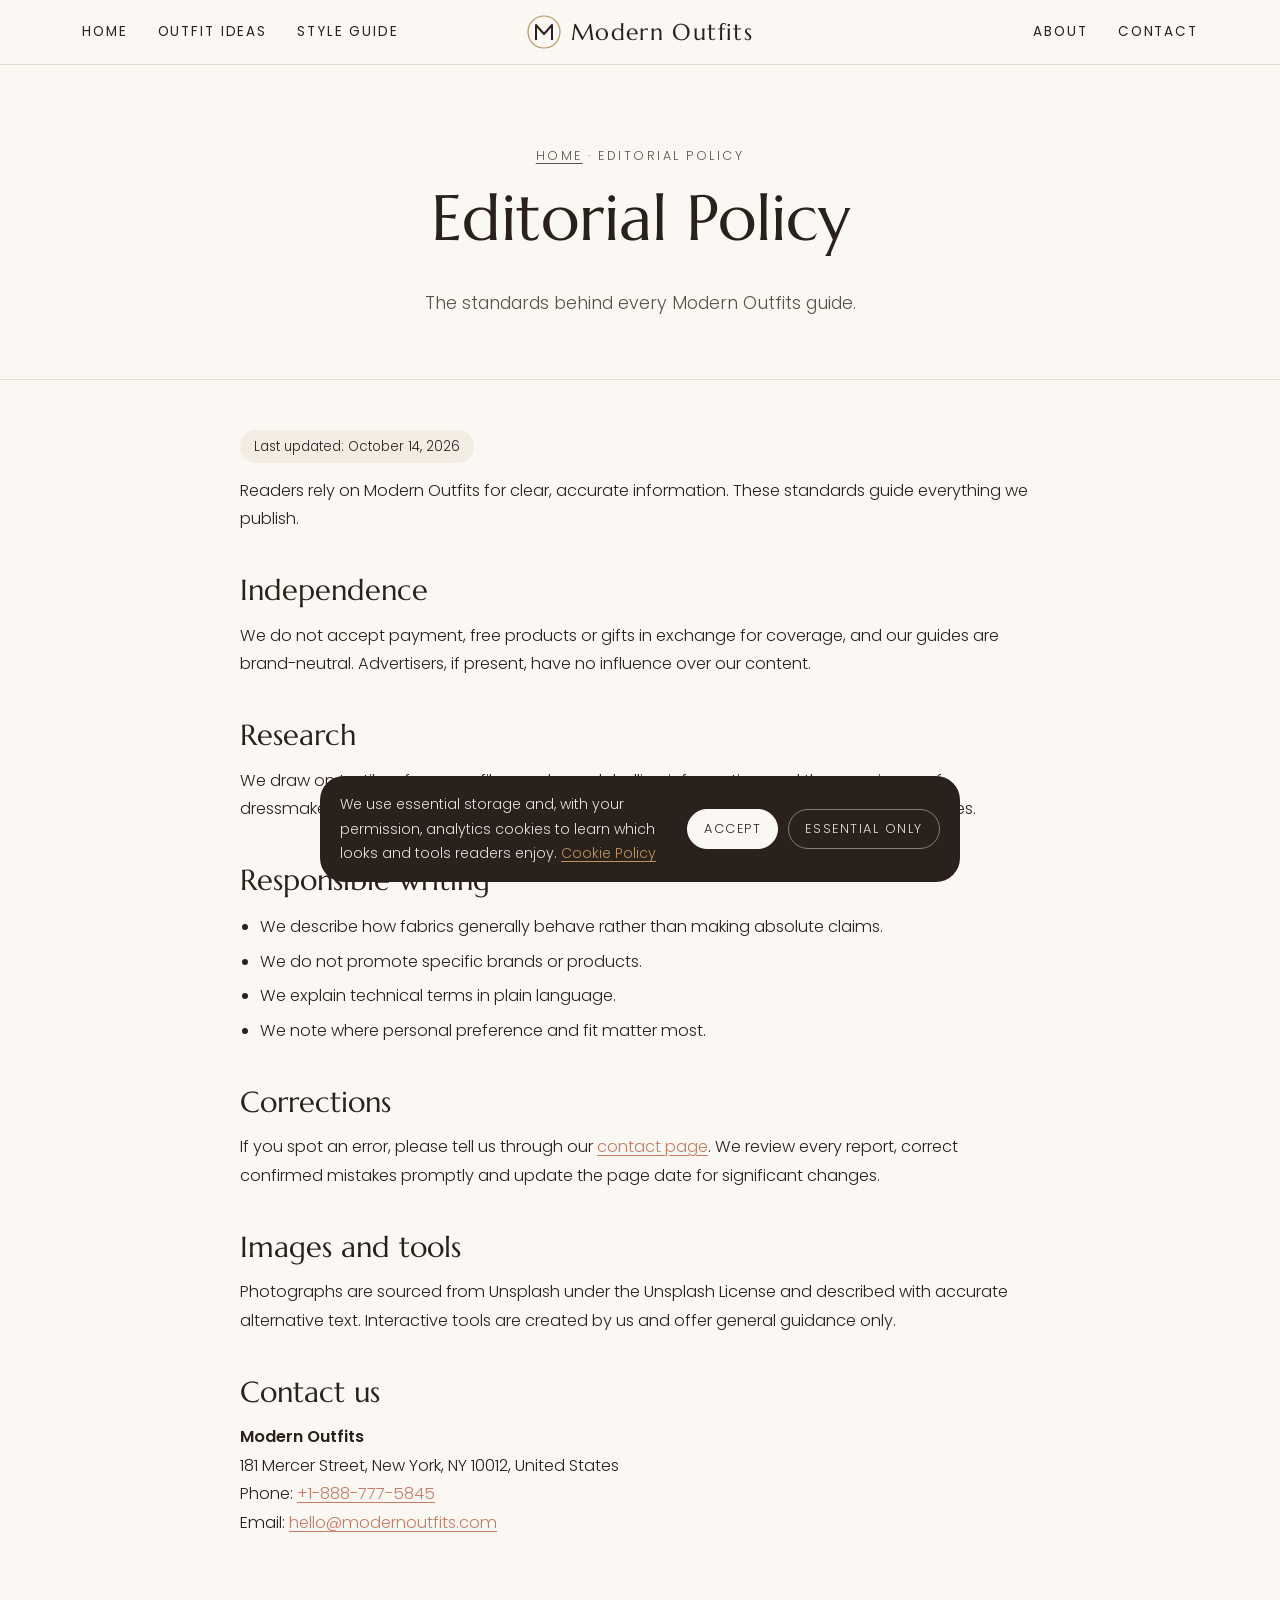
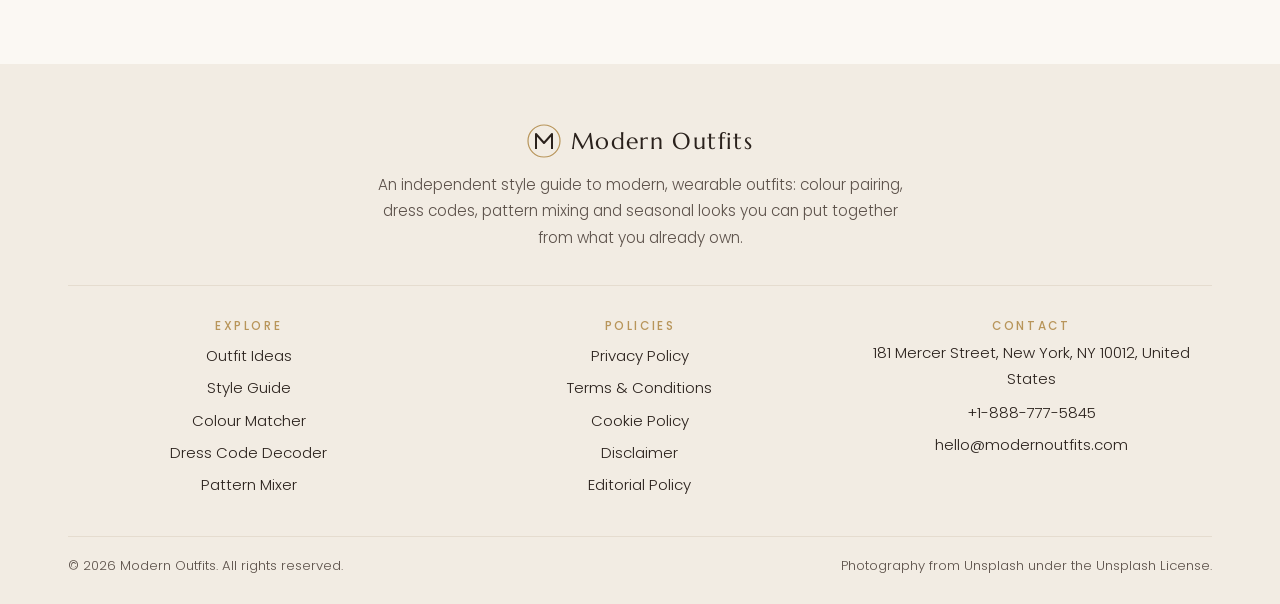
<file: editorial-policy.html>
<!DOCTYPE html>
<html lang="en">
<head>
<meta charset="UTF-8">
<meta name="viewport" content="width=device-width, initial-scale=1">
<title>Editorial Policy | Modern Outfits</title>
<meta name="description" content="How Modern Outfits researches fabrics, textile history and style, stays independent and brand-neutral and corrects errors.">
<meta name="robots" content="index, follow, max-image-preview:large">
<link rel="canonical" href="https://modernoutfits.com/editorial-policy.html">
<meta property="og:type" content="website"><meta property="og:site_name" content="Modern Outfits">
<meta property="og:title" content="Editorial Policy | Modern Outfits"><meta property="og:description" content="How Modern Outfits researches fabrics, textile history and style, stays independent and brand-neutral and corrects errors.">
<meta property="og:url" content="https://modernoutfits.com/editorial-policy.html"><meta property="og:image" content="https://images.unsplash.com/photo-1529139574466-a303027c1d8b?auto=format&fit=crop&w=1200&q=75">
<meta name="twitter:card" content="summary_large_image"><meta name="theme-color" content="#2A211C">
<link rel="icon" href="data:image/svg+xml,%3Csvg xmlns='http://www.w3.org/2000/svg' viewBox='0 0 34 34'%3E%3Ccircle cx='17' cy='17' r='16' fill='%23FBF8F3' stroke='%23B8955A' stroke-width='1.2'/%3E%3Cpath d='M9 25V10l8 9 8-9v15' fill='none' stroke='%232A211C' stroke-width='2.4'/%3E%3C/svg%3E">
<link rel="preconnect" href="https://fonts.googleapis.com"><link rel="preconnect" href="https://fonts.gstatic.com" crossorigin><link rel="preconnect" href="https://images.unsplash.com">
<link href="https://fonts.googleapis.com/css2?family=Marcellus&family=Poppins:wght@300;400;500;600&display=swap" rel="stylesheet">
<link rel="stylesheet" href="assets/css/style.css">
<!-- Google tag (gtag.js) -->
<script async src="https://www.googletagmanager.com/gtag/js?id=G-0LY0HY7L01"></script>
<script>
  window.dataLayer = window.dataLayer || [];
  function gtag(){dataLayer.push(arguments);}
  gtag('js', new Date());
  gtag('config', 'G-0LY0HY7L01');
</script>

</head>
<body>
<a class="skip" href="#main">Skip to content</a>
<header class="hdr">
  <div class="wrap">
    <a class="logo" href="index.html" aria-label="Modern Outfits home"><svg viewBox="0 0 34 34" aria-hidden="true"><circle cx="17" cy="17" r="16" fill="none" stroke="#B8955A" stroke-width="1.2"/><path d="M9 25V10l8 9 8-9v15" fill="none" stroke="#2A211C" stroke-width="2" stroke-linejoin="round"/></svg><b>Modern Outfits</b></a>
    <nav id="nav" aria-label="Main navigation"><ul class="nav l"><li><a href="index.html">Home</a></li><li><a href="outfit-ideas.html">Outfit Ideas</a></li><li><a href="style-guide.html">Style Guide</a></li></ul><ul class="nav r"><li><a href="about.html">About</a></li><li><a href="contact.html">Contact</a></li></ul></nav>
    <button class="burger" aria-label="Open menu" aria-expanded="false" aria-controls="nav"><span></span><span></span><span></span></button>
  </div>
</header>
<main id="main">
<section class="phd"><div class="wrap"><p class="crumbs"><a href="index.html">Home</a> &middot; Editorial Policy</p><h1>Editorial Policy</h1><p class="lead">The standards behind every Modern Outfits guide.</p></div></section><div class="wrap"><article class="prose"><p class="upd">Last updated: October 14, 2026</p>
<p>Readers rely on Modern Outfits for clear, accurate information. These standards guide everything we publish.</p>
<h2>Independence</h2>
<p>We do not accept payment, free products or gifts in exchange for coverage, and our guides are brand-neutral. Advertisers, if present, have no influence over our content.</p>
<h2>Research</h2>
<p>We draw on textile references, fibre and care-labelling information, and the experience of dressmakers and everyday wearers. Technical facts are checked against recognised sources.</p>
<h2>Responsible writing</h2>
<ul><li>We describe how fabrics generally behave rather than making absolute claims.</li><li>We do not promote specific brands or products.</li><li>We explain technical terms in plain language.</li><li>We note where personal preference and fit matter most.</li></ul>
<h2>Corrections</h2>
<p>If you spot an error, please tell us through our <a href="contact.html">contact page</a>. We review every report, correct confirmed mistakes promptly and update the page date for significant changes.</p>
<h2>Images and tools</h2>
<p>Photographs are sourced from Unsplash under the Unsplash License and described with accurate alternative text. Interactive tools are created by us and offer general guidance only.</p><h2>Contact us</h2><p><strong>Modern Outfits</strong><br>181 Mercer Street, New York, NY 10012, United States<br>Phone: <a href="tel:+18887775845">+1-888-777-5845</a><br>Email: <a href="mailto:hello@modernoutfits.com">hello@modernoutfits.com</a></p></article></div></main>
<footer class="ftr">
  <div class="wrap">
    <div class="top"><a class="logo" href="index.html"><svg viewBox="0 0 34 34" aria-hidden="true"><circle cx="17" cy="17" r="16" fill="none" stroke="#B8955A" stroke-width="1.2"/><path d="M9 25V10l8 9 8-9v15" fill="none" stroke="#2A211C" stroke-width="2" stroke-linejoin="round"/></svg><b>Modern Outfits</b></a><p>An independent style guide to modern, wearable outfits: colour pairing, dress codes, pattern mixing and seasonal looks you can put together from what you already own.</p></div>
    <div class="ftr-grid">
      <div><h4>Explore</h4><a href="outfit-ideas.html">Outfit Ideas</a><a href="style-guide.html">Style Guide</a><a href="index.html#colour">Colour Matcher</a><a href="index.html#dresscode">Dress Code Decoder</a><a href="index.html#pattern">Pattern Mixer</a></div>
      <div><h4>Policies</h4><a href="privacy-policy.html">Privacy Policy</a><a href="terms-and-conditions.html">Terms &amp; Conditions</a><a href="cookie-policy.html">Cookie Policy</a><a href="disclaimer.html">Disclaimer</a><a href="editorial-policy.html">Editorial Policy</a></div>
      <div><h4>Contact</h4><p>181 Mercer Street, New York, NY 10012, United States</p><a href="tel:+18887775845">+1-888-777-5845</a><a href="mailto:hello@modernoutfits.com">hello@modernoutfits.com</a></div>
    </div>
    <div class="ftr-base"><span>&copy; <span id="year">2026</span> Modern Outfits. All rights reserved.</span><span>Photography from Unsplash under the Unsplash License.</span></div>
  </div>
</footer>
<div class="cookie" id="cookie" role="dialog" aria-label="Cookie notice"><p>We use essential storage and, with your permission, analytics cookies to learn which looks and tools readers enjoy. <a href="cookie-policy.html">Cookie Policy</a></p><button class="y" data-cookie="accepted">Accept</button><button data-cookie="declined">Essential only</button></div>
<script src="assets/js/main.js" defer></script>
</body>
</html>
</file>
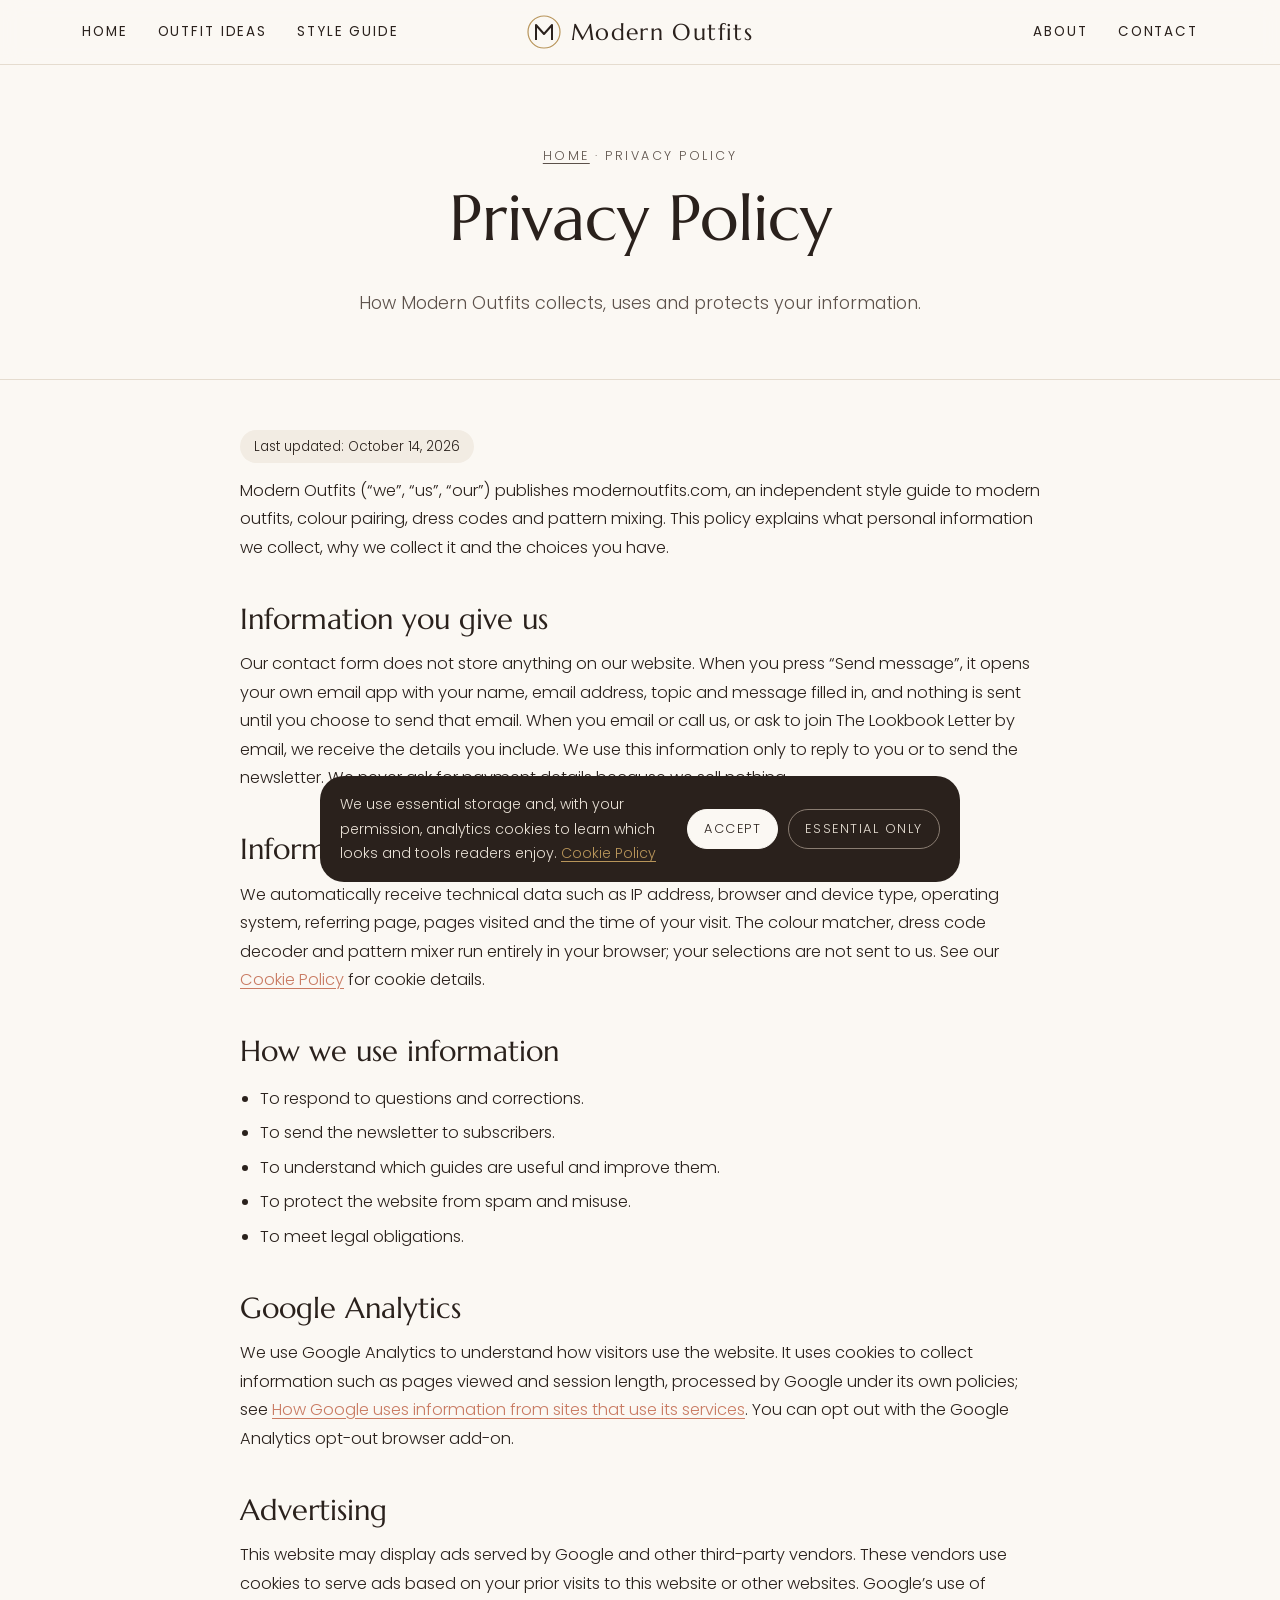
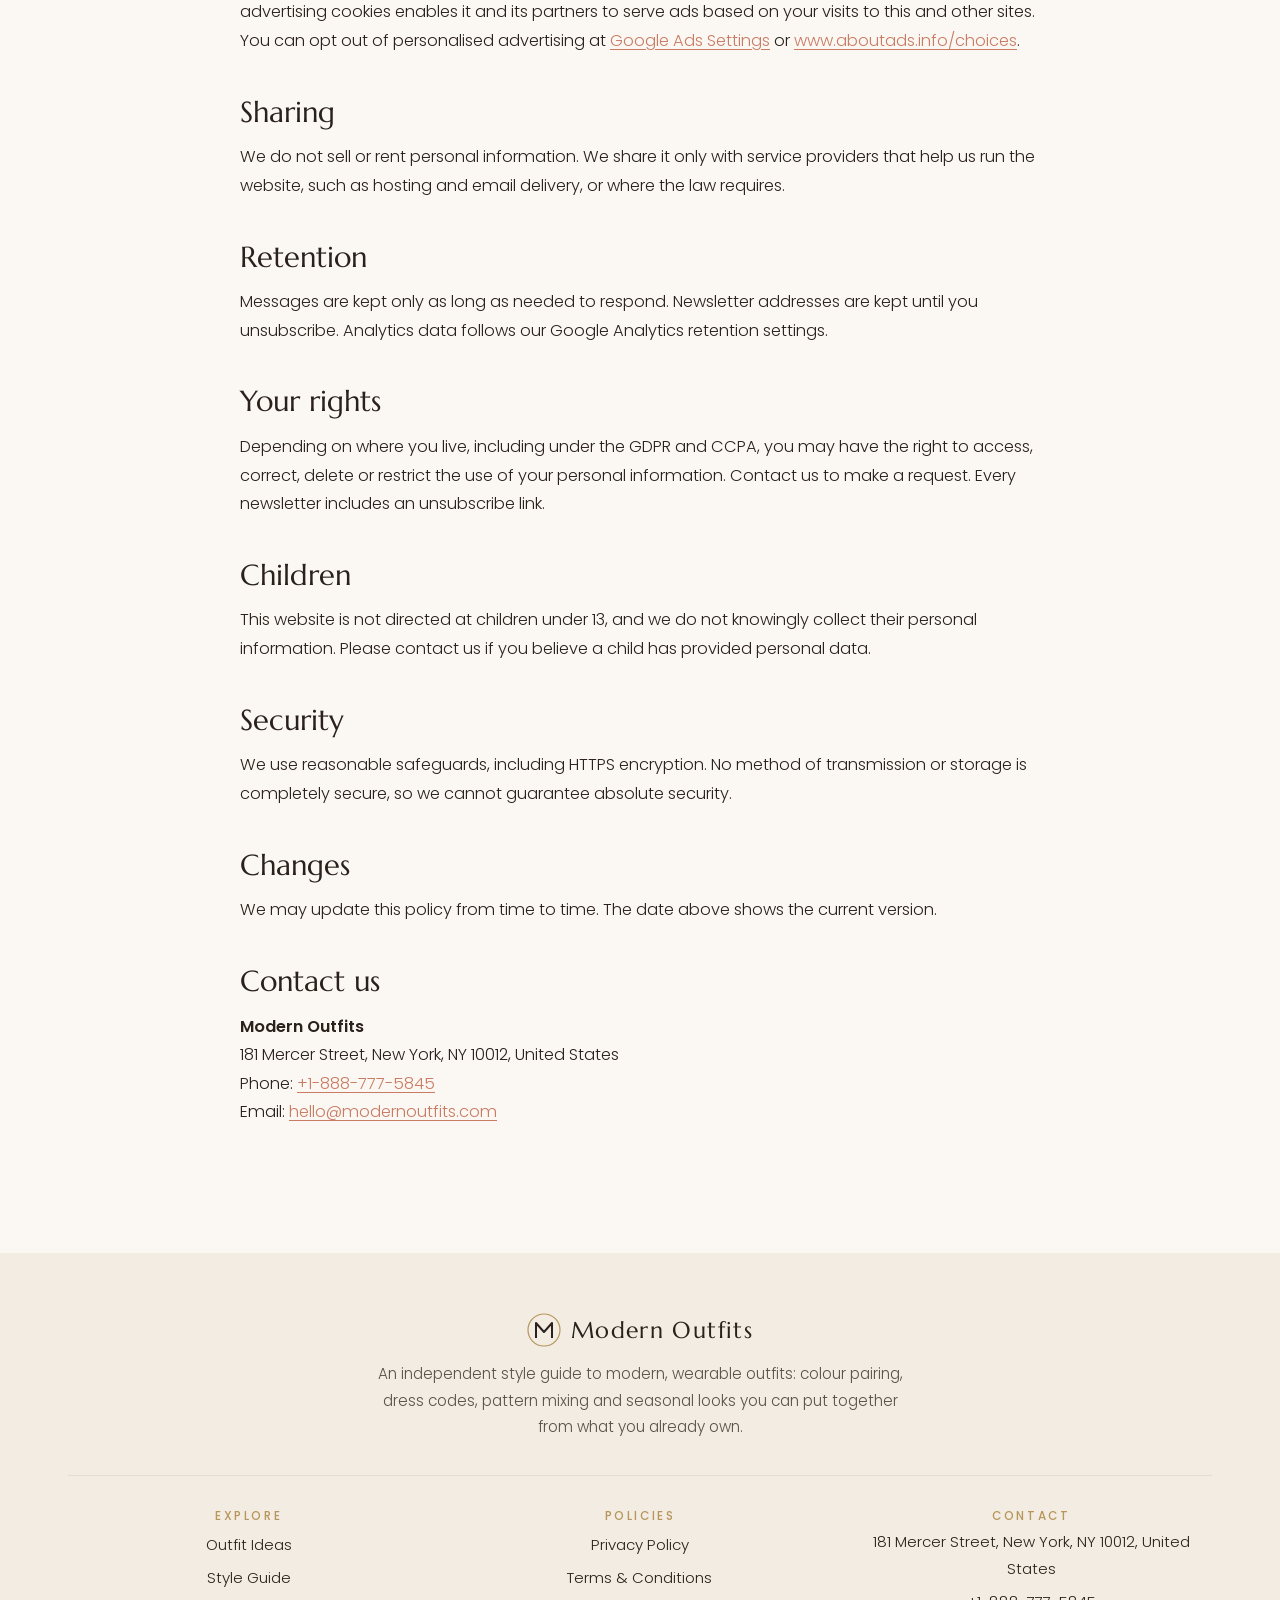
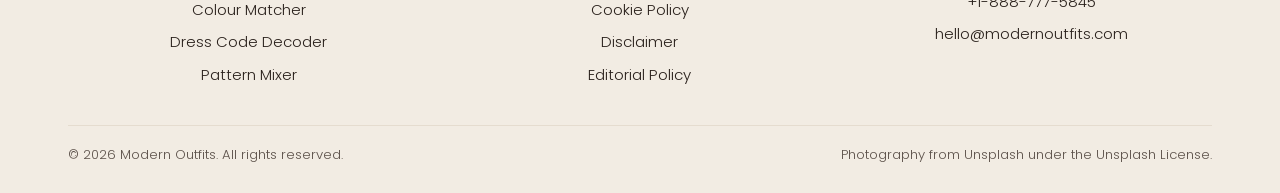
<file: privacy-policy.html>
<!DOCTYPE html>
<html lang="en">
<head>
<meta charset="UTF-8">
<meta name="viewport" content="width=device-width, initial-scale=1">
<title>Privacy Policy | Modern Outfits</title>
<meta name="description" content="How Modern Outfits handles personal information from contact messages and newsletter sign-ups, and how Google Analytics and advertising cookies are used.">
<meta name="robots" content="index, follow, max-image-preview:large">
<link rel="canonical" href="https://modernoutfits.com/privacy-policy.html">
<meta property="og:type" content="website"><meta property="og:site_name" content="Modern Outfits">
<meta property="og:title" content="Privacy Policy | Modern Outfits"><meta property="og:description" content="How Modern Outfits handles personal information from contact messages and newsletter sign-ups, and how Google Analytics and advertising cookies are used.">
<meta property="og:url" content="https://modernoutfits.com/privacy-policy.html"><meta property="og:image" content="https://images.unsplash.com/photo-1529139574466-a303027c1d8b?auto=format&fit=crop&w=1200&q=75">
<meta name="twitter:card" content="summary_large_image"><meta name="theme-color" content="#2A211C">
<link rel="icon" href="data:image/svg+xml,%3Csvg xmlns='http://www.w3.org/2000/svg' viewBox='0 0 34 34'%3E%3Ccircle cx='17' cy='17' r='16' fill='%23FBF8F3' stroke='%23B8955A' stroke-width='1.2'/%3E%3Cpath d='M9 25V10l8 9 8-9v15' fill='none' stroke='%232A211C' stroke-width='2.4'/%3E%3C/svg%3E">
<link rel="preconnect" href="https://fonts.googleapis.com"><link rel="preconnect" href="https://fonts.gstatic.com" crossorigin><link rel="preconnect" href="https://images.unsplash.com">
<link href="https://fonts.googleapis.com/css2?family=Marcellus&family=Poppins:wght@300;400;500;600&display=swap" rel="stylesheet">
<link rel="stylesheet" href="assets/css/style.css">
<!-- Google tag (gtag.js) -->
<script async src="https://www.googletagmanager.com/gtag/js?id=G-0LY0HY7L01"></script>
<script>
  window.dataLayer = window.dataLayer || [];
  function gtag(){dataLayer.push(arguments);}
  gtag('js', new Date());
  gtag('config', 'G-0LY0HY7L01');
</script>

</head>
<body>
<a class="skip" href="#main">Skip to content</a>
<header class="hdr">
  <div class="wrap">
    <a class="logo" href="index.html" aria-label="Modern Outfits home"><svg viewBox="0 0 34 34" aria-hidden="true"><circle cx="17" cy="17" r="16" fill="none" stroke="#B8955A" stroke-width="1.2"/><path d="M9 25V10l8 9 8-9v15" fill="none" stroke="#2A211C" stroke-width="2" stroke-linejoin="round"/></svg><b>Modern Outfits</b></a>
    <nav id="nav" aria-label="Main navigation"><ul class="nav l"><li><a href="index.html">Home</a></li><li><a href="outfit-ideas.html">Outfit Ideas</a></li><li><a href="style-guide.html">Style Guide</a></li></ul><ul class="nav r"><li><a href="about.html">About</a></li><li><a href="contact.html">Contact</a></li></ul></nav>
    <button class="burger" aria-label="Open menu" aria-expanded="false" aria-controls="nav"><span></span><span></span><span></span></button>
  </div>
</header>
<main id="main">
<section class="phd"><div class="wrap"><p class="crumbs"><a href="index.html">Home</a> &middot; Privacy Policy</p><h1>Privacy Policy</h1><p class="lead">How Modern Outfits collects, uses and protects your information.</p></div></section><div class="wrap"><article class="prose"><p class="upd">Last updated: October 14, 2026</p>
<p>Modern Outfits (&ldquo;we&rdquo;, &ldquo;us&rdquo;, &ldquo;our&rdquo;) publishes modernoutfits.com, an independent style guide to modern outfits, colour pairing, dress codes and pattern mixing. This policy explains what personal information we collect, why we collect it and the choices you have.</p>
<h2>Information you give us</h2>
<p>Our contact form does not store anything on our website. When you press &ldquo;Send message&rdquo;, it opens your own email app with your name, email address, topic and message filled in, and nothing is sent until you choose to send that email. When you email or call us, or ask to join The Lookbook Letter by email, we receive the details you include. We use this information only to reply to you or to send the newsletter. We never ask for payment details because we sell nothing.</p>
<h2>Information collected automatically</h2>
<p>We automatically receive technical data such as IP address, browser and device type, operating system, referring page, pages visited and the time of your visit. The colour matcher, dress code decoder and pattern mixer run entirely in your browser; your selections are not sent to us. See our <a href="cookie-policy.html">Cookie Policy</a> for cookie details.</p>
<h2>How we use information</h2>
<ul><li>To respond to questions and corrections.</li><li>To send the newsletter to subscribers.</li><li>To understand which guides are useful and improve them.</li><li>To protect the website from spam and misuse.</li><li>To meet legal obligations.</li></ul>
<h2>Google Analytics</h2>
<p>We use Google Analytics to understand how visitors use the website. It uses cookies to collect information such as pages viewed and session length, processed by Google under its own policies; see <a href="https://policies.google.com/technologies/partner-sites" target="_blank" rel="noopener">How Google uses information from sites that use its services</a>. You can opt out with the Google Analytics opt-out browser add-on.</p>
<h2>Advertising</h2>
<p>This website may display ads served by Google and other third-party vendors. These vendors use cookies to serve ads based on your prior visits to this website or other websites. Google&#8217;s use of advertising cookies enables it and its partners to serve ads based on your visits to this and other sites. You can opt out of personalised advertising at <a href="https://www.google.com/settings/ads" target="_blank" rel="noopener">Google Ads Settings</a> or <a href="https://www.aboutads.info/choices" target="_blank" rel="noopener">www.aboutads.info/choices</a>.</p>
<h2>Sharing</h2>
<p>We do not sell or rent personal information. We share it only with service providers that help us run the website, such as hosting and email delivery, or where the law requires.</p>
<h2>Retention</h2>
<p>Messages are kept only as long as needed to respond. Newsletter addresses are kept until you unsubscribe. Analytics data follows our Google Analytics retention settings.</p>
<h2>Your rights</h2>
<p>Depending on where you live, including under the GDPR and CCPA, you may have the right to access, correct, delete or restrict the use of your personal information. Contact us to make a request. Every newsletter includes an unsubscribe link.</p>
<h2>Children</h2>
<p>This website is not directed at children under 13, and we do not knowingly collect their personal information. Please contact us if you believe a child has provided personal data.</p>
<h2>Security</h2>
<p>We use reasonable safeguards, including HTTPS encryption. No method of transmission or storage is completely secure, so we cannot guarantee absolute security.</p>
<h2>Changes</h2>
<p>We may update this policy from time to time. The date above shows the current version.</p><h2>Contact us</h2><p><strong>Modern Outfits</strong><br>181 Mercer Street, New York, NY 10012, United States<br>Phone: <a href="tel:+18887775845">+1-888-777-5845</a><br>Email: <a href="mailto:hello@modernoutfits.com">hello@modernoutfits.com</a></p></article></div></main>
<footer class="ftr">
  <div class="wrap">
    <div class="top"><a class="logo" href="index.html"><svg viewBox="0 0 34 34" aria-hidden="true"><circle cx="17" cy="17" r="16" fill="none" stroke="#B8955A" stroke-width="1.2"/><path d="M9 25V10l8 9 8-9v15" fill="none" stroke="#2A211C" stroke-width="2" stroke-linejoin="round"/></svg><b>Modern Outfits</b></a><p>An independent style guide to modern, wearable outfits: colour pairing, dress codes, pattern mixing and seasonal looks you can put together from what you already own.</p></div>
    <div class="ftr-grid">
      <div><h4>Explore</h4><a href="outfit-ideas.html">Outfit Ideas</a><a href="style-guide.html">Style Guide</a><a href="index.html#colour">Colour Matcher</a><a href="index.html#dresscode">Dress Code Decoder</a><a href="index.html#pattern">Pattern Mixer</a></div>
      <div><h4>Policies</h4><a href="privacy-policy.html">Privacy Policy</a><a href="terms-and-conditions.html">Terms &amp; Conditions</a><a href="cookie-policy.html">Cookie Policy</a><a href="disclaimer.html">Disclaimer</a><a href="editorial-policy.html">Editorial Policy</a></div>
      <div><h4>Contact</h4><p>181 Mercer Street, New York, NY 10012, United States</p><a href="tel:+18887775845">+1-888-777-5845</a><a href="mailto:hello@modernoutfits.com">hello@modernoutfits.com</a></div>
    </div>
    <div class="ftr-base"><span>&copy; <span id="year">2026</span> Modern Outfits. All rights reserved.</span><span>Photography from Unsplash under the Unsplash License.</span></div>
  </div>
</footer>
<div class="cookie" id="cookie" role="dialog" aria-label="Cookie notice"><p>We use essential storage and, with your permission, analytics cookies to learn which looks and tools readers enjoy. <a href="cookie-policy.html">Cookie Policy</a></p><button class="y" data-cookie="accepted">Accept</button><button data-cookie="declined">Essential only</button></div>
<script src="assets/js/main.js" defer></script>
</body>
</html>
</file>
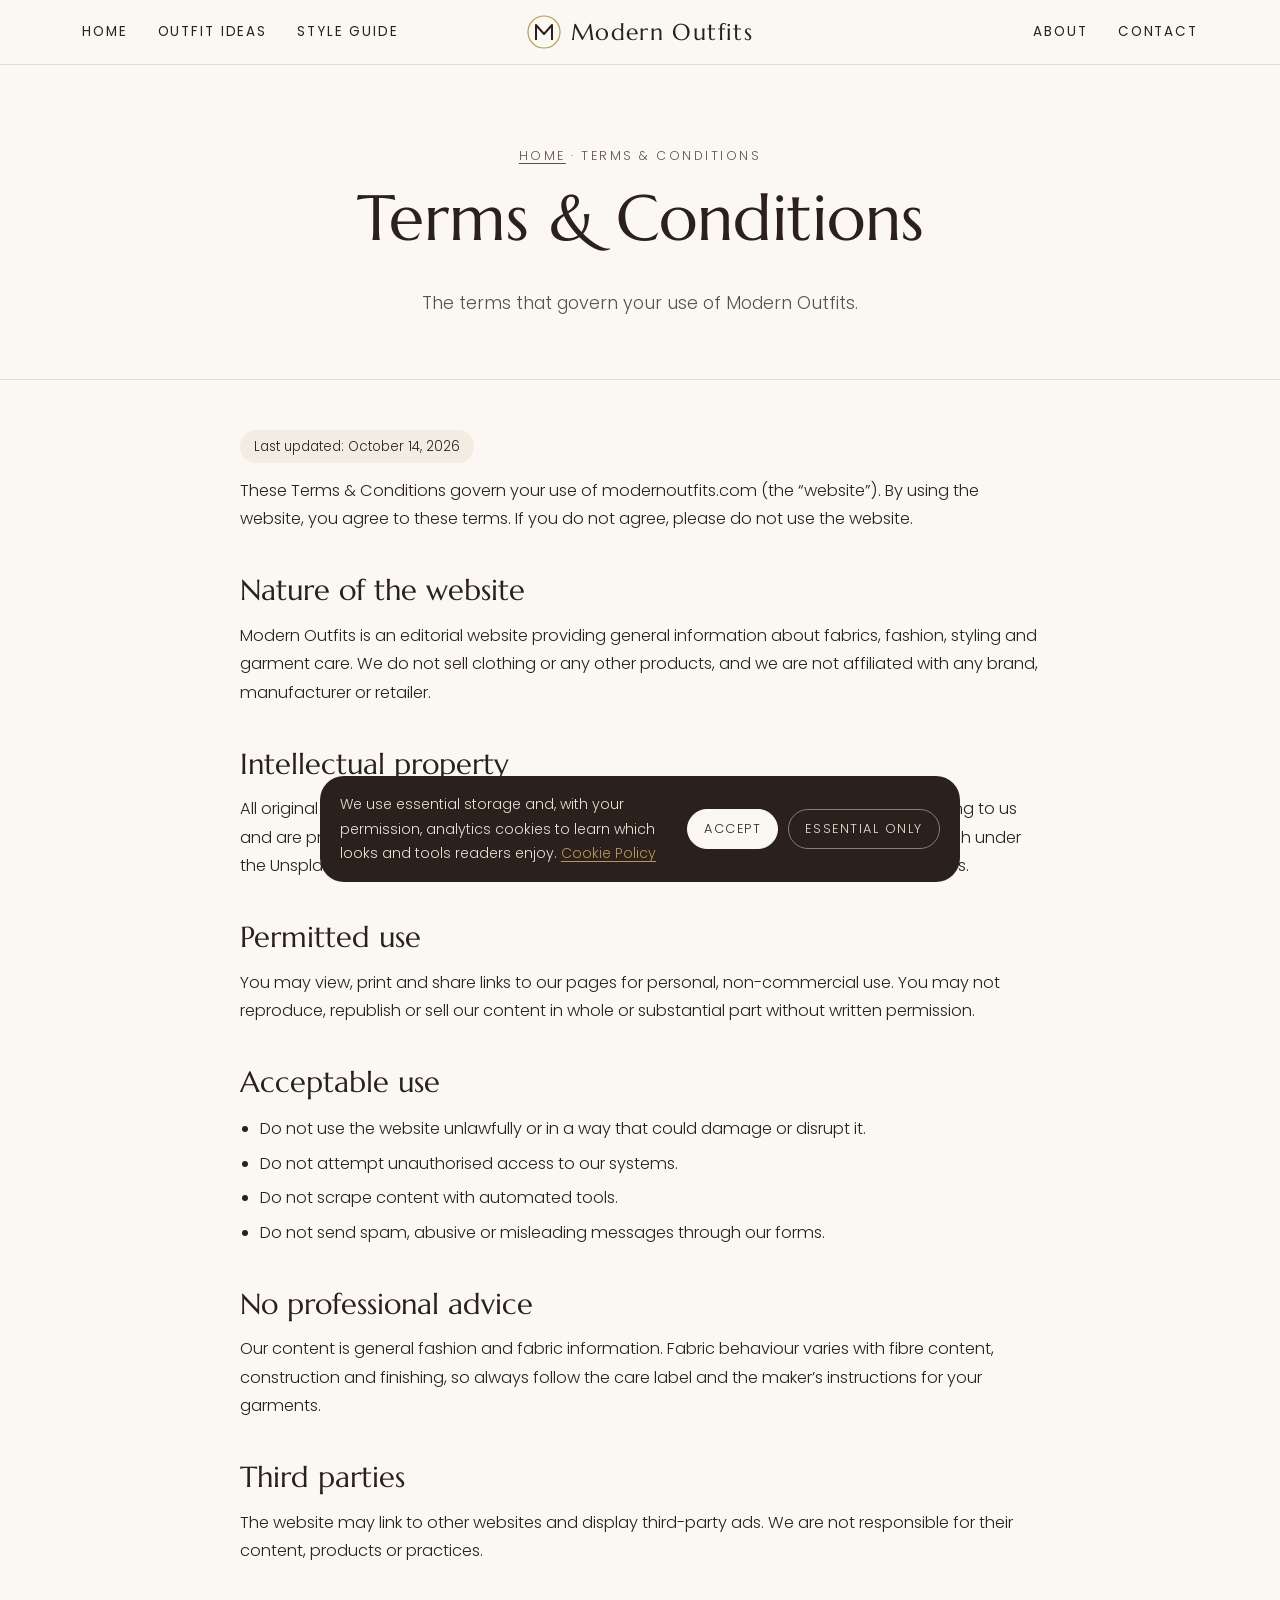
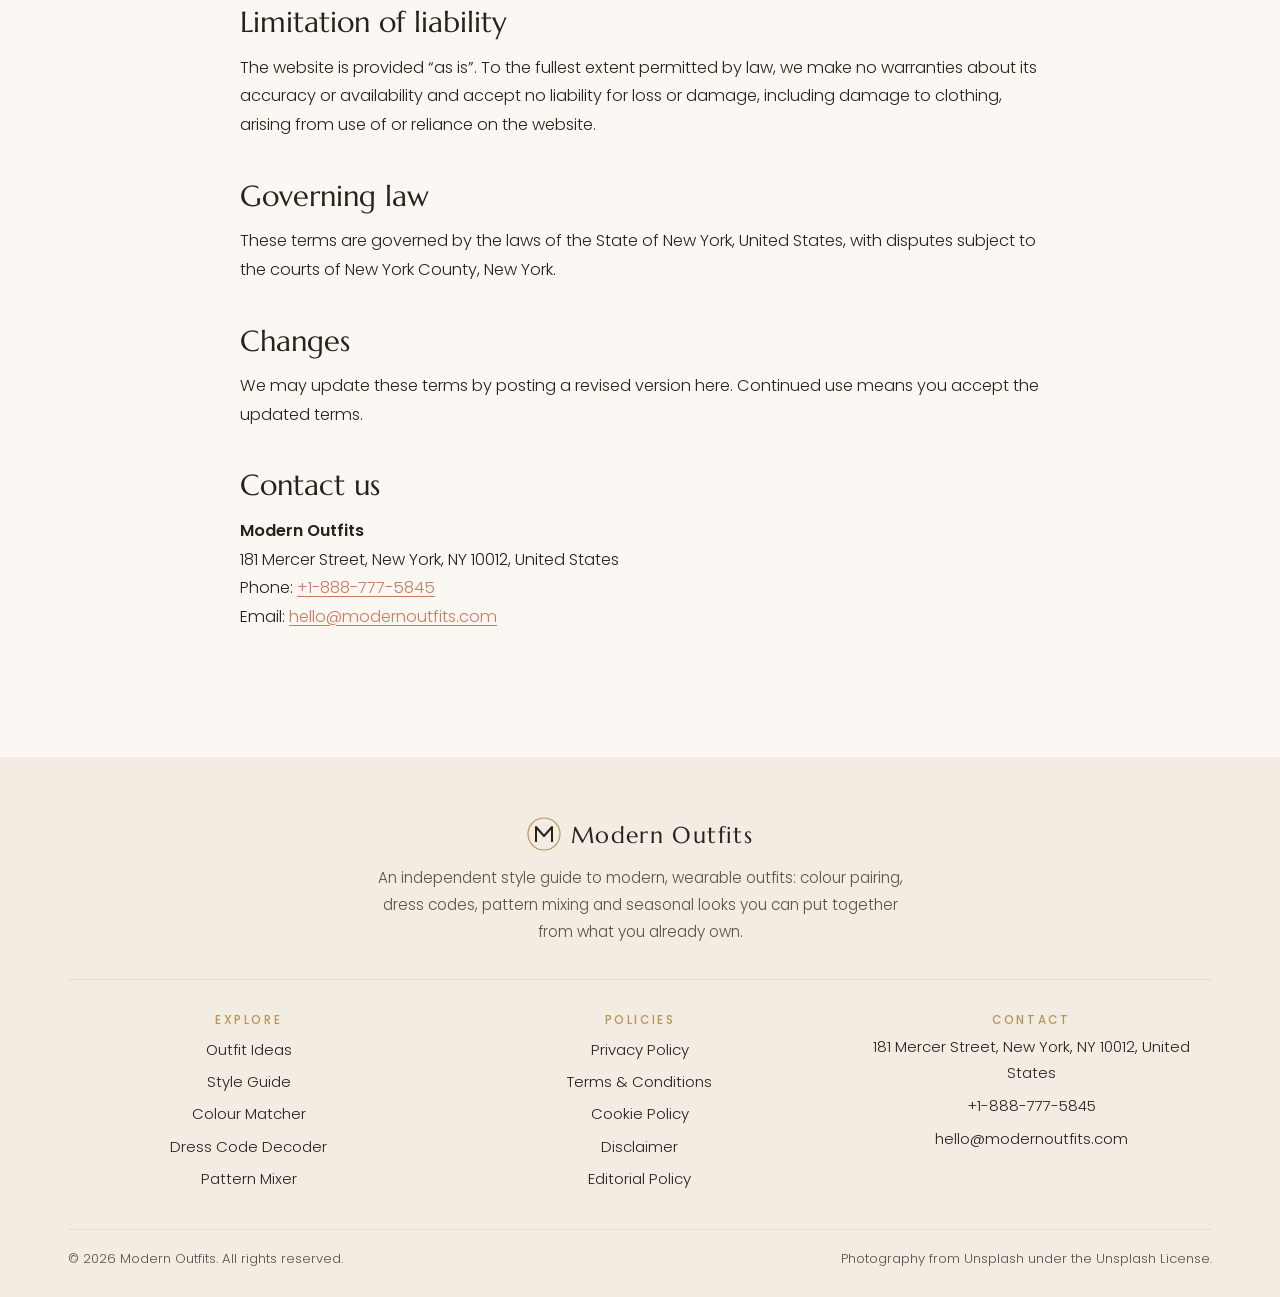
<file: terms-and-conditions.html>
<!DOCTYPE html>
<html lang="en">
<head>
<meta charset="UTF-8">
<meta name="viewport" content="width=device-width, initial-scale=1">
<title>Terms &amp; Conditions | Modern Outfits</title>
<meta name="description" content="Terms and conditions for using Modern Outfits, including its editorial nature, intellectual property, acceptable use and limitation of liability.">
<meta name="robots" content="index, follow, max-image-preview:large">
<link rel="canonical" href="https://modernoutfits.com/terms-and-conditions.html">
<meta property="og:type" content="website"><meta property="og:site_name" content="Modern Outfits">
<meta property="og:title" content="Terms &amp; Conditions | Modern Outfits"><meta property="og:description" content="Terms and conditions for using Modern Outfits, including its editorial nature, intellectual property, acceptable use and limitation of liability.">
<meta property="og:url" content="https://modernoutfits.com/terms-and-conditions.html"><meta property="og:image" content="https://images.unsplash.com/photo-1529139574466-a303027c1d8b?auto=format&fit=crop&w=1200&q=75">
<meta name="twitter:card" content="summary_large_image"><meta name="theme-color" content="#2A211C">
<link rel="icon" href="data:image/svg+xml,%3Csvg xmlns='http://www.w3.org/2000/svg' viewBox='0 0 34 34'%3E%3Ccircle cx='17' cy='17' r='16' fill='%23FBF8F3' stroke='%23B8955A' stroke-width='1.2'/%3E%3Cpath d='M9 25V10l8 9 8-9v15' fill='none' stroke='%232A211C' stroke-width='2.4'/%3E%3C/svg%3E">
<link rel="preconnect" href="https://fonts.googleapis.com"><link rel="preconnect" href="https://fonts.gstatic.com" crossorigin><link rel="preconnect" href="https://images.unsplash.com">
<link href="https://fonts.googleapis.com/css2?family=Marcellus&family=Poppins:wght@300;400;500;600&display=swap" rel="stylesheet">
<link rel="stylesheet" href="assets/css/style.css">
<!-- Google tag (gtag.js) -->
<script async src="https://www.googletagmanager.com/gtag/js?id=G-0LY0HY7L01"></script>
<script>
  window.dataLayer = window.dataLayer || [];
  function gtag(){dataLayer.push(arguments);}
  gtag('js', new Date());
  gtag('config', 'G-0LY0HY7L01');
</script>

</head>
<body>
<a class="skip" href="#main">Skip to content</a>
<header class="hdr">
  <div class="wrap">
    <a class="logo" href="index.html" aria-label="Modern Outfits home"><svg viewBox="0 0 34 34" aria-hidden="true"><circle cx="17" cy="17" r="16" fill="none" stroke="#B8955A" stroke-width="1.2"/><path d="M9 25V10l8 9 8-9v15" fill="none" stroke="#2A211C" stroke-width="2" stroke-linejoin="round"/></svg><b>Modern Outfits</b></a>
    <nav id="nav" aria-label="Main navigation"><ul class="nav l"><li><a href="index.html">Home</a></li><li><a href="outfit-ideas.html">Outfit Ideas</a></li><li><a href="style-guide.html">Style Guide</a></li></ul><ul class="nav r"><li><a href="about.html">About</a></li><li><a href="contact.html">Contact</a></li></ul></nav>
    <button class="burger" aria-label="Open menu" aria-expanded="false" aria-controls="nav"><span></span><span></span><span></span></button>
  </div>
</header>
<main id="main">
<section class="phd"><div class="wrap"><p class="crumbs"><a href="index.html">Home</a> &middot; Terms &amp; Conditions</p><h1>Terms &amp; Conditions</h1><p class="lead">The terms that govern your use of Modern Outfits.</p></div></section><div class="wrap"><article class="prose"><p class="upd">Last updated: October 14, 2026</p>
<p>These Terms &amp; Conditions govern your use of modernoutfits.com (the &ldquo;website&rdquo;). By using the website, you agree to these terms. If you do not agree, please do not use the website.</p>
<h2>Nature of the website</h2>
<p>Modern Outfits is an editorial website providing general information about fabrics, fashion, styling and garment care. We do not sell clothing or any other products, and we are not affiliated with any brand, manufacturer or retailer.</p>
<h2>Intellectual property</h2>
<p>All original text, interactive tools, page designs and the Modern Outfits name and logo belong to us and are protected by copyright and trademark law. Photographs are sourced from Unsplash under the Unsplash License, and any logos visible in photographs belong to their respective owners.</p>
<h2>Permitted use</h2>
<p>You may view, print and share links to our pages for personal, non-commercial use. You may not reproduce, republish or sell our content in whole or substantial part without written permission.</p>
<h2>Acceptable use</h2>
<ul><li>Do not use the website unlawfully or in a way that could damage or disrupt it.</li><li>Do not attempt unauthorised access to our systems.</li><li>Do not scrape content with automated tools.</li><li>Do not send spam, abusive or misleading messages through our forms.</li></ul>
<h2>No professional advice</h2>
<p>Our content is general fashion and fabric information. Fabric behaviour varies with fibre content, construction and finishing, so always follow the care label and the maker&#8217;s instructions for your garments.</p>
<h2>Third parties</h2>
<p>The website may link to other websites and display third-party ads. We are not responsible for their content, products or practices.</p>
<h2>Limitation of liability</h2>
<p>The website is provided &ldquo;as is&rdquo;. To the fullest extent permitted by law, we make no warranties about its accuracy or availability and accept no liability for loss or damage, including damage to clothing, arising from use of or reliance on the website.</p>
<h2>Governing law</h2>
<p>These terms are governed by the laws of the State of New York, United States, with disputes subject to the courts of New York County, New York.</p>
<h2>Changes</h2>
<p>We may update these terms by posting a revised version here. Continued use means you accept the updated terms.</p><h2>Contact us</h2><p><strong>Modern Outfits</strong><br>181 Mercer Street, New York, NY 10012, United States<br>Phone: <a href="tel:+18887775845">+1-888-777-5845</a><br>Email: <a href="mailto:hello@modernoutfits.com">hello@modernoutfits.com</a></p></article></div></main>
<footer class="ftr">
  <div class="wrap">
    <div class="top"><a class="logo" href="index.html"><svg viewBox="0 0 34 34" aria-hidden="true"><circle cx="17" cy="17" r="16" fill="none" stroke="#B8955A" stroke-width="1.2"/><path d="M9 25V10l8 9 8-9v15" fill="none" stroke="#2A211C" stroke-width="2" stroke-linejoin="round"/></svg><b>Modern Outfits</b></a><p>An independent style guide to modern, wearable outfits: colour pairing, dress codes, pattern mixing and seasonal looks you can put together from what you already own.</p></div>
    <div class="ftr-grid">
      <div><h4>Explore</h4><a href="outfit-ideas.html">Outfit Ideas</a><a href="style-guide.html">Style Guide</a><a href="index.html#colour">Colour Matcher</a><a href="index.html#dresscode">Dress Code Decoder</a><a href="index.html#pattern">Pattern Mixer</a></div>
      <div><h4>Policies</h4><a href="privacy-policy.html">Privacy Policy</a><a href="terms-and-conditions.html">Terms &amp; Conditions</a><a href="cookie-policy.html">Cookie Policy</a><a href="disclaimer.html">Disclaimer</a><a href="editorial-policy.html">Editorial Policy</a></div>
      <div><h4>Contact</h4><p>181 Mercer Street, New York, NY 10012, United States</p><a href="tel:+18887775845">+1-888-777-5845</a><a href="mailto:hello@modernoutfits.com">hello@modernoutfits.com</a></div>
    </div>
    <div class="ftr-base"><span>&copy; <span id="year">2026</span> Modern Outfits. All rights reserved.</span><span>Photography from Unsplash under the Unsplash License.</span></div>
  </div>
</footer>
<div class="cookie" id="cookie" role="dialog" aria-label="Cookie notice"><p>We use essential storage and, with your permission, analytics cookies to learn which looks and tools readers enjoy. <a href="cookie-policy.html">Cookie Policy</a></p><button class="y" data-cookie="accepted">Accept</button><button data-cookie="declined">Essential only</button></div>
<script src="assets/js/main.js" defer></script>
</body>
</html>
</file>
<file: assets/css/style.css>
/* Modern Outfits — ivory, espresso, sage, rose clay, gold */
:root{--ivory:#FBF8F3;--ivory2:#F2ECE3;--esp:#2A211C;--esp2:#5C514A;--sage:#8FA58A;--sage2:#E6EDE4;--rose:#C97B63;--rose2:#F6E4DD;--gold:#B8955A;--line:#E5DCCF;--white:#fff}
*,*::before,*::after{box-sizing:border-box}
html{scroll-behavior:smooth;-webkit-text-size-adjust:100%}
body{margin:0;background:var(--ivory);color:var(--esp);font:300 1.02rem/1.75 "Poppins",system-ui,sans-serif;overflow-x:hidden}
b,strong{font-weight:600}
img{max-width:100%;height:auto;display:block}
a{color:var(--rose);text-underline-offset:3px}
a:hover{color:var(--esp)}
h1,h2,h3,h4{font-family:"Marcellus",Georgia,serif;font-weight:400;line-height:1.15;margin:0 0 .5em;overflow-wrap:anywhere}
h1{font-size:clamp(2.4rem,5vw,4.2rem)}
h2{font-size:clamp(1.9rem,3.6vw,2.9rem)}
h3{font-size:1.4rem}
p{margin:0 0 1em}
.wrap{width:100%;max-width:1200px;margin:0 auto;padding:0 28px}
section{padding:90px 0}
.skip{position:absolute;left:-999px;top:8px;background:var(--esp);color:#fff;padding:8px 14px;z-index:200}
.skip:focus{left:12px}
.muted{color:var(--esp2)}

/* header: floating centered pill over everything */
.hdr{position:sticky;top:0;z-index:60;background:rgba(251,248,243,.92);backdrop-filter:blur(10px);border-bottom:1px solid var(--line)}
.hdr .wrap{display:grid;grid-template-columns:1fr auto 1fr;align-items:center;gap:16px;padding-top:12px;padding-bottom:12px}
.logo{display:flex;align-items:center;gap:10px;text-decoration:none;color:var(--esp);justify-self:center;grid-column:2}
.logo svg{width:34px;height:34px;flex:none}
.logo b{font-family:"Marcellus",serif;font-weight:400;font-size:1.45rem;letter-spacing:.06em;line-height:1}
.nav{list-style:none;display:flex;gap:2px;margin:0;padding:0}
.nav.l{grid-column:1;grid-row:1;justify-self:start}
.nav.r{grid-column:3;grid-row:1;justify-self:end}
.nav a{display:block;text-decoration:none;color:var(--esp);font-size:.84rem;font-weight:400;letter-spacing:.14em;text-transform:uppercase;padding:8px 14px;border-radius:99px}
.nav a:hover{background:var(--ivory2)}
.nav a[aria-current]{background:var(--esp);color:var(--ivory)}
.burger{display:none;grid-column:3;justify-self:end;background:transparent;border:1px solid var(--esp);border-radius:99px;width:46px;height:40px;padding:0;cursor:pointer;flex-direction:column;align-items:center;justify-content:center;gap:4px}
.burger span{width:18px;height:1.5px;background:var(--esp);display:block}

/* buttons */
.btn{display:inline-flex;align-items:center;gap:10px;background:var(--esp);color:var(--ivory);text-decoration:none;font-weight:400;font-size:.86rem;letter-spacing:.14em;text-transform:uppercase;padding:14px 28px;border-radius:99px;border:1px solid var(--esp);cursor:pointer;font-family:inherit}
.btn:hover{background:var(--rose);border-color:var(--rose);color:#fff}
.btn.ln{background:transparent;color:var(--esp)}
.btn.ln:hover{background:var(--esp);color:var(--ivory)}
.eyebrow{display:block;font-size:.76rem;letter-spacing:.3em;text-transform:uppercase;color:var(--gold);margin-bottom:14px}
.eyebrow::after{content:"";display:block;width:40px;height:1px;background:var(--gold);margin-top:10px}
.c .eyebrow::after{margin-left:auto;margin-right:auto}
.c{text-align:center}

/* hero: split screen */
.hero{display:grid;grid-template-columns:1fr 1fr;min-height:calc(100vh - 66px);padding:0}
.hero .img{position:relative;min-height:520px}
.hero .img img{position:absolute;inset:0;width:100%;height:100%;object-fit:cover}
.hero .txt{display:flex;flex-direction:column;justify-content:center;padding:60px 7vw}
.hero h1 em{font-style:normal;color:var(--rose)}
.hero .lead{font-size:1.1rem;color:var(--esp2);max-width:520px}
.ctas{display:flex;flex-wrap:wrap;gap:12px;margin-top:26px}
.hero ol{list-style:none;margin:40px 0 0;padding:26px 0 0;border-top:1px solid var(--line);display:grid;grid-template-columns:repeat(3,minmax(0,1fr));gap:16px;counter-reset:h}
.hero ol li{font-size:.86rem;color:var(--esp2);counter-increment:h}
.hero ol li::before{content:"0" counter(h);display:block;font-family:"Marcellus",serif;font-size:1.6rem;color:var(--sage)}

/* lookbook strip */
.strip{display:flex;gap:16px;overflow-x:auto;padding:6px 0 18px;scroll-snap-type:x mandatory;margin-top:30px}
.strip a{flex:0 0 250px;scroll-snap-align:start;text-decoration:none;color:var(--esp);background:var(--white);border:1px solid var(--line);border-radius:22px;padding:24px;display:flex;flex-direction:column;gap:6px;min-height:220px}
.strip a:hover{border-color:var(--rose)}
.strip small{font-size:.74rem;letter-spacing:.2em;text-transform:uppercase;color:var(--gold)}
.strip h3{font-size:1.35rem;margin:0}
.strip p{margin:auto 0 0;font-size:.9rem;color:var(--esp2)}

/* tools */
.tool .wrap{display:grid;grid-template-columns:1fr 1fr;gap:60px;align-items:center}
.tool.r .wrap>div:first-child{order:2}
.atelier{background:var(--white);border-radius:28px;padding:34px;border:1px solid var(--line);min-width:0;box-shadow:0 30px 60px -40px rgba(42,33,28,.4)}
.fset{display:grid;grid-template-columns:repeat(2,minmax(0,1fr));gap:14px;margin-top:22px}
.fset label{display:flex;flex-direction:column;gap:6px;font-size:.8rem;letter-spacing:.12em;text-transform:uppercase;font-weight:500;min-width:0}
select,input[type=text],input[type=email],textarea{font:inherit;font-weight:400;letter-spacing:0;text-transform:none;width:100%;max-width:100%;background:var(--ivory);border:1px solid #CFC3B3;border-radius:14px;padding:11px 14px;color:var(--esp)}
select:focus,input:focus,textarea:focus,button:focus-visible{outline:2px solid var(--gold);outline-offset:2px}
.pic{position:relative}
.pic img{width:100%;border-radius:28px;object-fit:cover;aspect-ratio:4/5}
.pic figcaption{position:absolute;right:-14px;bottom:30px;background:var(--esp);color:var(--ivory);font-size:.76rem;letter-spacing:.2em;text-transform:uppercase;padding:10px 16px;border-radius:99px}
.sw{display:flex;gap:10px;margin:8px 0 6px;flex-wrap:wrap}
.sw div{flex:1 1 70px;min-width:0}
.sw i{display:block;height:74px;border-radius:16px;border:1px solid rgba(0,0,0,.08)}
.sw small{display:block;font-size:.78rem;margin-top:6px;text-align:center;color:var(--esp2)}
.pairs{list-style:none;padding:0;margin:14px 0 0}
.pairs li{display:flex;align-items:center;gap:12px;padding:10px 0;border-top:1px solid var(--line);font-size:.95rem}
.pairs li span{display:flex;flex:none}
.pairs li span i{width:22px;height:22px;border-radius:50%;border:2px solid var(--white);margin-left:-6px;box-shadow:0 0 0 1px var(--line)}
.pairs li span i:first-child{margin-left:0}
.note{background:var(--sage2);border-radius:16px;padding:14px 18px;font-size:.94rem;margin-top:16px}
.note.rose{background:var(--rose2)}
.dc{list-style:none;padding:0;margin:14px 0 0;display:grid;gap:8px}
.dc li{display:grid;grid-template-columns:110px 1fr;gap:12px;background:var(--ivory);border-radius:14px;padding:12px 14px;font-size:.94rem}
.dc li b{font-size:.74rem;letter-spacing:.16em;text-transform:uppercase;color:var(--gold);font-weight:500;padding-top:3px}
.meter{height:10px;background:var(--ivory2);border-radius:99px;overflow:hidden;margin:16px 0 6px}
.meter i{display:block;height:100%;background:linear-gradient(90deg,var(--sage),var(--gold),var(--rose));border-radius:99px;transition:width .3s}
.verdict{font-family:"Marcellus",serif;font-size:2rem;line-height:1.1;margin:6px 0}
.dark{background:var(--esp);color:#E9E1D6}
.dark h2,.dark h3{color:#fff}
.dark .atelier{color:var(--esp)}
.dark .atelier h3{color:var(--esp)}

/* principles */
.prin{display:grid;grid-template-columns:repeat(3,minmax(0,1fr));gap:0;margin-top:40px;border-top:1px solid var(--line)}
.prin div{padding:32px 30px 10px;border-right:1px solid var(--line)}
.prin div:last-child{border-right:0}
.prin span{font-family:"Marcellus",serif;font-size:3rem;color:var(--sage);line-height:1}
.prin p{color:var(--esp2);font-size:.96rem}

/* band */
.band{position:relative;padding:0;min-height:500px;display:flex;align-items:center;overflow:hidden}
.band img{position:absolute;inset:0;width:100%;height:100%;object-fit:cover}
.band::after{content:"";position:absolute;inset:0;background:rgba(42,33,28,.5)}
.band .wrap{position:relative;z-index:2;color:#fff;text-align:center;padding-top:80px;padding-bottom:80px}
.band blockquote{margin:0 auto 12px;font-family:"Marcellus",serif;font-size:clamp(1.6rem,3.4vw,2.6rem);line-height:1.3;max-width:820px}

/* season grid */
.seasons{display:grid;grid-template-columns:repeat(4,minmax(0,1fr));gap:16px;margin-top:34px}
.seasons div{background:var(--white);border-radius:24px;padding:26px;border:1px solid var(--line)}
.seasons div:nth-child(1){background:var(--sage2)}
.seasons div:nth-child(2){background:var(--rose2)}
.seasons div:nth-child(3){background:#F3E8D6}
.seasons div:nth-child(4){background:#E6E8EE}
.seasons h3{font-size:1.4rem}
.seasons ul{padding-left:18px;margin:0;font-size:.94rem}

/* faq */
.faq{max-width:860px;margin:34px auto 0}
.faq details{border-bottom:1px solid var(--line)}
.faq summary{cursor:pointer;font-family:"Marcellus",serif;font-size:1.25rem;padding:20px 0;list-style:none;display:flex;justify-content:space-between;gap:14px}
.faq summary::-webkit-details-marker{display:none}
.faq summary::after{content:"+";color:var(--gold);font-size:1.5rem;line-height:1}
.faq details[open] summary::after{content:"\2212"}
.faq p{color:var(--esp2)}

/* newsletter */
.nl{text-align:center;background:var(--sage2);border-radius:36px;padding:60px 30px}
.nl p{max-width:560px;margin:0 auto 22px;color:var(--esp2)}
.nl small{display:block;margin-top:12px;font-size:.84rem;color:var(--esp2)}

/* inner pages */
.phd{padding:80px 0 60px;text-align:center;border-bottom:1px solid var(--line)}
.phd .wrap{max-width:860px}
.crumbs{font-size:.78rem;letter-spacing:.2em;text-transform:uppercase;color:var(--esp2);margin-bottom:16px}
.crumbs a{color:var(--esp2)}
.phd .lead{font-size:1.1rem;color:var(--esp2);margin:0}
.looks{display:grid;grid-template-columns:repeat(2,minmax(0,1fr));gap:40px 50px;padding:60px 0}
.look{scroll-margin-top:90px}
.look img{width:100%;aspect-ratio:4/5;object-fit:cover;border-radius:28px;margin-bottom:22px}
.look:nth-child(even){margin-top:80px}
.look small{font-size:.74rem;letter-spacing:.2em;text-transform:uppercase;color:var(--gold)}
.look h2{font-size:2rem;margin:6px 0 10px}
.look ul{list-style:none;padding:0;margin:12px 0}
.look li{padding:8px 0;border-top:1px solid var(--line);font-size:.95rem}
.look li b{display:inline-block;min-width:96px;font-size:.74rem;letter-spacing:.14em;text-transform:uppercase;color:var(--esp2);font-weight:500}
.chapter{display:grid;grid-template-columns:1fr 1fr;gap:56px;align-items:center;padding:70px 0;border-bottom:1px solid var(--line)}
.chapter.flip>div:first-child{order:2}
.chapter img{width:100%;border-radius:28px;aspect-ratio:4/4.4;object-fit:cover}
.tblw{overflow-x:auto;border-radius:20px;border:1px solid var(--line);background:var(--white);margin-top:20px}
.tbl{width:100%;border-collapse:collapse;min-width:520px;color:var(--esp)}
.tbl th,.tbl td{text-align:left;padding:13px 18px;border-bottom:1px solid var(--line);font-size:.95rem}
.tbl th{font-weight:500;font-size:.76rem;letter-spacing:.16em;text-transform:uppercase;color:var(--gold);background:var(--ivory)}
.tbl tr:last-child td{border-bottom:0}
.dots{list-style:none;padding:0;margin:14px 0 0}
.dots li{position:relative;padding-left:24px;margin-bottom:10px}
.dots li::before{content:"";position:absolute;left:0;top:11px;width:8px;height:8px;border-radius:50%;background:var(--rose)}
.vals{display:grid;grid-template-columns:repeat(4,minmax(0,1fr));gap:16px}
.vals div{background:var(--white);border-radius:22px;padding:22px;border:1px solid var(--line)}
.vals b{font-family:"Marcellus",serif;font-weight:400;font-size:1.3rem;display:block;margin-bottom:6px}
.vals p{margin:0;font-size:.94rem;color:var(--esp2)}
.contact{display:grid;grid-template-columns:1.4fr 1fr;gap:36px;padding:60px 0 90px}
.fld{margin-bottom:16px;display:flex;flex-direction:column;gap:6px}
.fld label{font-size:.8rem;letter-spacing:.12em;text-transform:uppercase;font-weight:500}
.two{display:grid;grid-template-columns:1fr 1fr;gap:16px}
textarea{min-height:150px;resize:vertical}
.agree{flex-direction:row;align-items:flex-start;gap:10px}
.agree input{margin-top:6px;accent-color:var(--rose);flex:none}
.agree label{font-weight:300;letter-spacing:0;text-transform:none;font-size:.95rem}
.hp{position:absolute;left:-9999px}
.fm{margin-top:14px;background:var(--sage2);border-radius:14px;padding:12px 16px}
.cbox{background:var(--esp);color:#E9E1D6;border-radius:28px;padding:32px;align-self:start}
.cbox h3{color:#fff}
.cbox a{color:var(--gold)}
.prose{max-width:800px;margin:0 auto;padding:50px 0 90px}
.prose h2{font-size:1.8rem;margin-top:1.4em}
.prose h3{font-size:1.3rem;margin-top:1.1em}
.prose ul{padding-left:20px}
.prose li{margin-bottom:6px}
.upd{display:inline-block;background:var(--ivory2);border-radius:99px;padding:5px 14px;font-size:.84rem}
code{background:var(--ivory2);padding:1px 6px;border-radius:4px}

/* footer */
.ftr{background:var(--ivory2);margin-top:20px}
.ftr .top{text-align:center;padding:60px 0 34px;border-bottom:1px solid var(--line)}
.ftr .top .logo{justify-content:center}
.ftr .top p{max-width:540px;margin:14px auto 0;color:var(--esp2);font-size:.95rem}
.ftr-grid{display:grid;grid-template-columns:repeat(3,minmax(0,1fr));gap:30px;padding:34px 0;text-align:center}
.ftr h4{font-family:"Poppins",sans-serif;font-weight:500;font-size:.74rem;letter-spacing:.22em;text-transform:uppercase;color:var(--gold)}
.ftr-grid a{display:block;color:var(--esp);text-decoration:none;padding:3px 0;font-size:.94rem;overflow-wrap:anywhere}
.ftr-grid a:hover{color:var(--rose)}
.ftr-grid p{margin:0 0 4px;font-size:.94rem}
.ftr-base{display:flex;flex-wrap:wrap;justify-content:space-between;gap:10px;border-top:1px solid var(--line);padding:18px 0 26px;font-size:.82rem;color:var(--esp2)}

/* cookie */
.cookie{position:fixed;left:50%;bottom:18px;transform:translateX(-50%);width:calc(100% - 32px);max-width:640px;background:var(--esp);color:#E9E1D6;border-radius:24px;padding:16px 20px;display:none;flex-wrap:wrap;gap:10px;align-items:center;z-index:100}
.cookie.show{display:flex}
.cookie p{margin:0;font-size:.88rem;flex:1 1 280px}
.cookie a{color:var(--gold)}
.cookie button{font:inherit;font-size:.8rem;letter-spacing:.12em;text-transform:uppercase;border:1px solid #8a7d72;background:transparent;border-radius:99px;padding:8px 16px;cursor:pointer;color:#E9E1D6}
.cookie button.y{background:var(--ivory);color:var(--esp);border-color:var(--ivory)}

@media (max-width:980px){
  .hero{grid-template-columns:1fr;min-height:0}
  .hero .img{min-height:420px}
  .tool .wrap,.chapter,.contact{grid-template-columns:1fr;gap:34px}
  .tool.r .wrap>div:first-child,.chapter.flip>div:first-child{order:0}
  .pic img{aspect-ratio:16/11}
  .pic figcaption{right:14px}
  .seasons,.vals{grid-template-columns:repeat(2,minmax(0,1fr))}
  .prin{grid-template-columns:1fr}
  .prin div{border-right:0;border-bottom:1px solid var(--line)}
}
@media (max-width:860px){
  .hdr .wrap{grid-template-columns:auto 1fr;position:relative}
  .logo{grid-column:1;justify-self:start}
  .burger{display:flex;grid-column:2}
  #nav{display:none;position:absolute;left:0;right:0;top:100%;background:var(--ivory);border-bottom:1px solid var(--line);padding:10px 28px 18px}
  #nav.open{display:block}
  .nav{flex-direction:column}
}
@media (max-width:620px){
  section{padding:60px 0}
  .wrap{padding:0 16px}
  .hero .txt{padding:40px 16px}
  .hero ol{grid-template-columns:1fr}
  .fset,.two,.looks,.seasons,.vals,.ftr-grid{grid-template-columns:1fr}
  .look:nth-child(even){margin-top:0}
  .atelier{padding:22px;border-radius:22px}
  .dc li{grid-template-columns:1fr;gap:2px}
  .strip a{flex-basis:220px}
}
@media (min-width:861px){#nav{display:contents}}
@media (max-width:860px){#nav .nav{display:flex;justify-self:stretch}}
.chapter>div{min-width:0}
</file>
